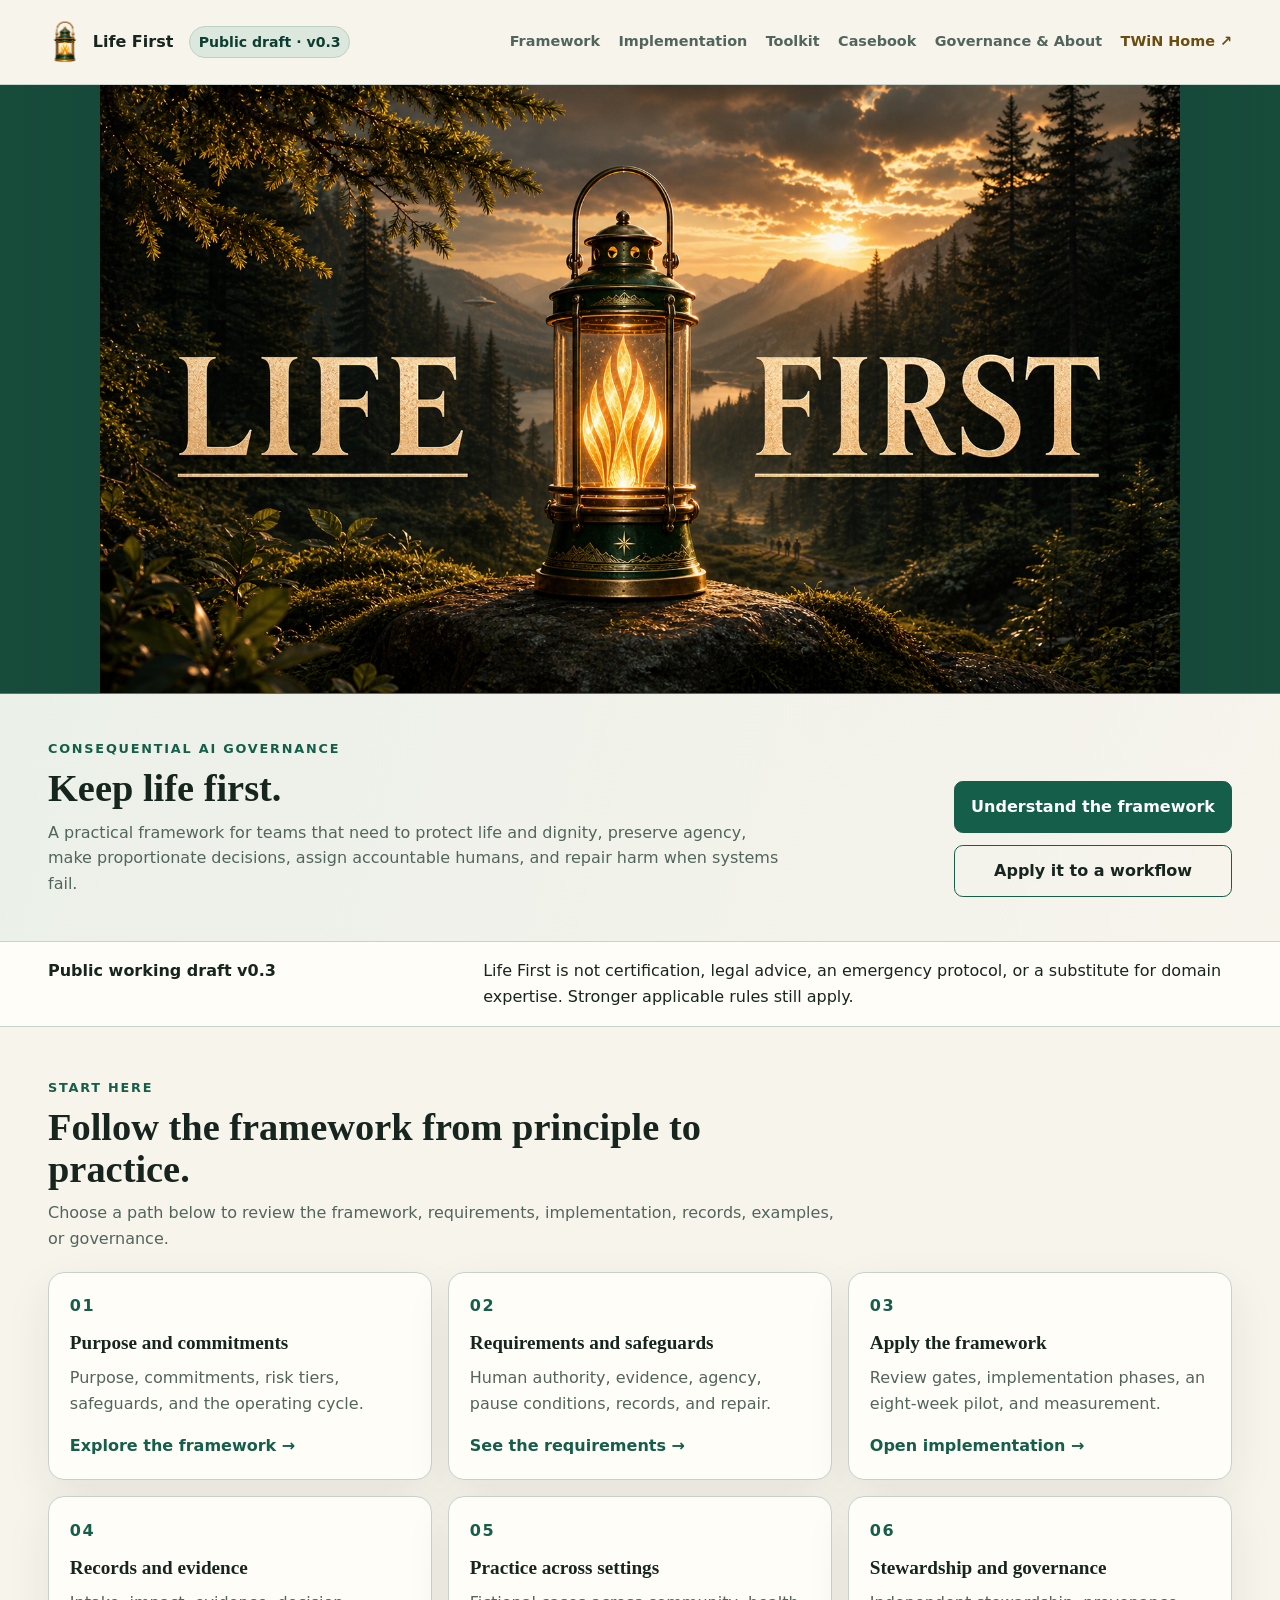
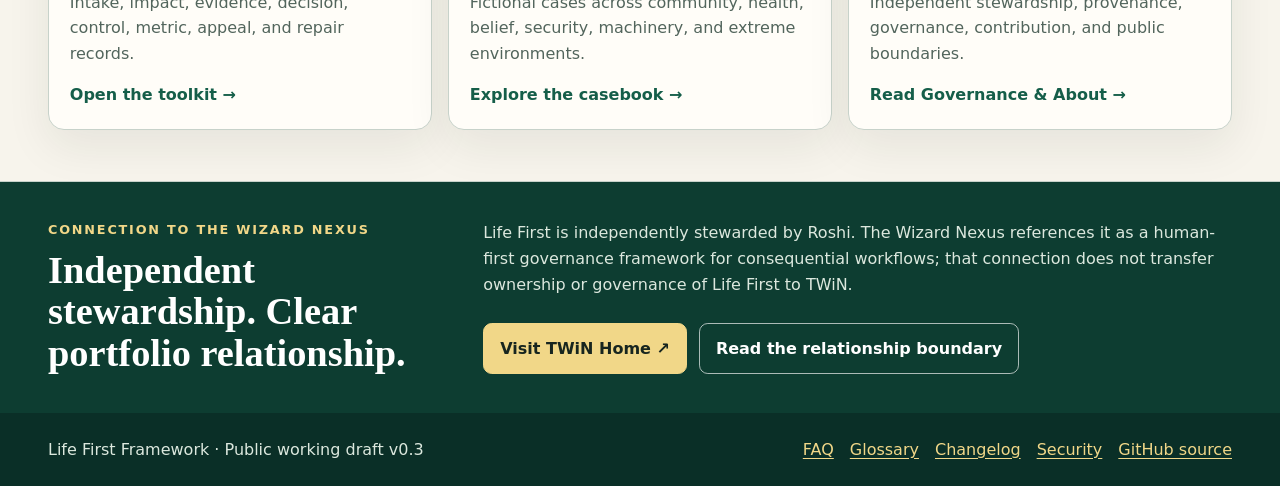
<file: index.html>
<!DOCTYPE html>
<html lang="en">
  <head>
    <meta charset="utf-8">
    <meta name="viewport" content="width=device-width, initial-scale=1">
    <meta name="description" content="Life First Framework v0.3: practical governance for consequential AI work centered on life, dignity, agency, and accountable human judgment.">
    <meta name="theme-color" content="#155e49">
    <link rel="icon" type="image/png" href="assets/life-first-lantern-mark.png?v=3">
    <link rel="apple-touch-icon" href="assets/life-first-lantern-mark.png?v=3">
    <link rel="canonical" href="https://riaevangelist.github.io/life-first-framework/">
    <meta property="og:type" content="website">
    <meta property="og:title" content="Life First Framework">
    <meta property="og:description" content="A practical framework for consequential AI work centered on life, dignity, agency, and accountable stewardship.">
    <meta property="og:url" content="https://riaevangelist.github.io/life-first-framework/">
    <meta property="og:image" content="https://riaevangelist.github.io/life-first-framework/assets/life-first-lantern-banner.png?v=14">
    <meta property="og:image:alt" content="Life First lantern illuminating a mountain forest, with distant people and a subtle UFO near the trees.">
    <meta property="og:image:width" content="1672">
    <meta property="og:image:height" content="941">
    <meta name="twitter:card" content="summary_large_image">
    <meta name="twitter:title" content="Life First Framework">
    <meta name="twitter:description" content="A practical framework for consequential AI work centered on life, dignity, agency, and accountable stewardship.">
    <meta name="twitter:image" content="https://riaevangelist.github.io/life-first-framework/assets/life-first-lantern-banner.png?v=14">
    <meta name="twitter:image:alt" content="Life First lantern illuminating a mountain forest, with distant people and a subtle UFO near the trees.">
    <title>Life First Framework</title>
    <link rel="stylesheet" href="site.css?v=14">
  </head>
  <body>
    <a class="skip-link" href="#main">Skip to main content</a>
    <header class="masthead" id="top">
      <div class="wrap masthead-inner">
        <a class="brand" href="index.html" aria-label="Life First Framework home"><img class="brand-mark" src="assets/life-first-lantern-mark.png?v=3" alt=""><span>Life First</span></a>
        <span class="version">Public draft &middot; v0.3</span>
        <button class="menu-toggle" type="button" aria-expanded="false" aria-controls="primary-nav">Menu</button>
        <nav class="primary-nav" id="primary-nav" aria-label="Primary navigation">
          <a href="framework.html">Framework</a>
          <a href="implementation.html">Implementation</a>
          <a href="toolkit.html">Toolkit</a>
          <a href="casebook.html">Casebook</a>
          <a href="governance.html">Governance &amp; About</a>
          <a class="twin-link" href="https://thewizardnexus.github.io/TheWizardNexus.com/">TWiN Home &nearr;</a>
        </nav>
      </div>
    </header>

    <main id="main">
      <section class="home-identity" aria-label="Life First identity">
        <div class="home-identity-art">
          <img src="assets/life-first-lantern-banner.png?v=14" alt="Life First, represented by a brass and forest-green lantern illuminating a path through a mountain forest, with distant anonymous silhouettes and a subtle UFO near the trees.">
        </div>
      </section>

      <section class="hero home-hero">
        <div class="wrap home-hero-grid">
          <div>
            <p class="eyebrow">Consequential AI governance</p>
            <h1>Keep life first.</h1>
            <p class="lede">A practical framework for teams that need to protect life and dignity, preserve agency, make proportionate decisions, assign accountable humans, and repair harm when systems fail.</p>
          </div>
          <div class="actions">
            <a class="button primary" href="framework.html">Understand the framework</a>
            <a class="button secondary" href="implementation.html">Apply it to a workflow</a>
          </div>
        </div>
      </section>

      <div class="status-strip">
        <div class="wrap status-grid">
          <p><strong>Public working draft v0.3</strong></p>
          <p>Life First is not certification, legal advice, an emergency protocol, or a substitute for domain expertise. Stronger applicable rules still apply.</p>
        </div>
      </div>

      <section class="section" aria-labelledby="journey-title">
        <div class="wrap">
          <div class="section-head">
            <p class="eyebrow">Start here</p>
            <h2 id="journey-title">Follow the framework from principle to practice.</h2>
            <p>Choose a path below to review the framework, requirements, implementation, records, examples, or governance.</p>
          </div>
          <div class="grid journey">
            <a class="card card-link" href="framework.html"><h3>Purpose and commitments</h3><p>Purpose, commitments, risk tiers, safeguards, and the operating cycle.</p><span class="link-label">Explore the framework &rarr;</span></a>
            <a class="card card-link" href="framework.html#requirements"><h3>Requirements and safeguards</h3><p>Human authority, evidence, agency, pause conditions, records, and repair.</p><span class="link-label">See the requirements &rarr;</span></a>
            <a class="card card-link" href="implementation.html"><h3>Apply the framework</h3><p>Review gates, implementation phases, an eight-week pilot, and measurement.</p><span class="link-label">Open implementation &rarr;</span></a>
            <a class="card card-link" href="toolkit.html"><h3>Records and evidence</h3><p>Intake, impact, evidence, decision, control, metric, appeal, and repair records.</p><span class="link-label">Open the toolkit &rarr;</span></a>
            <a class="card card-link" href="casebook.html"><h3>Practice across settings</h3><p>Fictional cases across community, health, belief, security, machinery, and extreme environments.</p><span class="link-label">Explore the casebook &rarr;</span></a>
            <a class="card card-link" href="governance.html"><h3>Stewardship and governance</h3><p>Independent stewardship, provenance, governance, contribution, and public boundaries.</p><span class="link-label">Read Governance &amp; About &rarr;</span></a>
          </div>
        </div>
      </section>

      <section class="section compact deep" aria-labelledby="twin-title">
        <div class="wrap two-col">
          <div>
            <p class="eyebrow">Connection to The Wizard Nexus</p>
            <h2 id="twin-title">Independent stewardship. Clear portfolio relationship.</h2>
          </div>
          <div>
            <p>Life First is independently stewarded by Roshi. The Wizard Nexus references it as a human-first governance framework for consequential workflows; that connection does not transfer ownership or governance of Life First to TWiN.</p>
            <div class="actions">
              <a class="button primary" href="https://thewizardnexus.github.io/TheWizardNexus.com/">Visit TWiN Home &nearr;</a>
              <a class="button secondary" href="governance.html#relationship">Read the relationship boundary</a>
            </div>
          </div>
        </div>
      </section>
    </main>

    <a class="back-to-top" href="#top">Back to top &uarr;</a>
    <footer class="site-footer">
      <div class="wrap footer-grid">
        <span>Life First Framework &middot; Public working draft v0.3</span>
        <nav class="footer-links" aria-label="Secondary navigation">
          <a href="https://github.com/RIAEvangelist/life-first-framework/blob/main/docs/FAQ.md">FAQ</a>
          <a href="https://github.com/RIAEvangelist/life-first-framework/blob/main/docs/GLOSSARY.md">Glossary</a>
          <a href="https://github.com/RIAEvangelist/life-first-framework/blob/main/CHANGELOG.md">Changelog</a>
          <a href="https://github.com/RIAEvangelist/life-first-framework/blob/main/SECURITY.md">Security</a>
          <a href="https://github.com/RIAEvangelist/life-first-framework">GitHub source</a>
        </nav>
      </div>
    </footer>
    <script src="site.js?v=1" defer></script>
  </body>
</html>
</file>
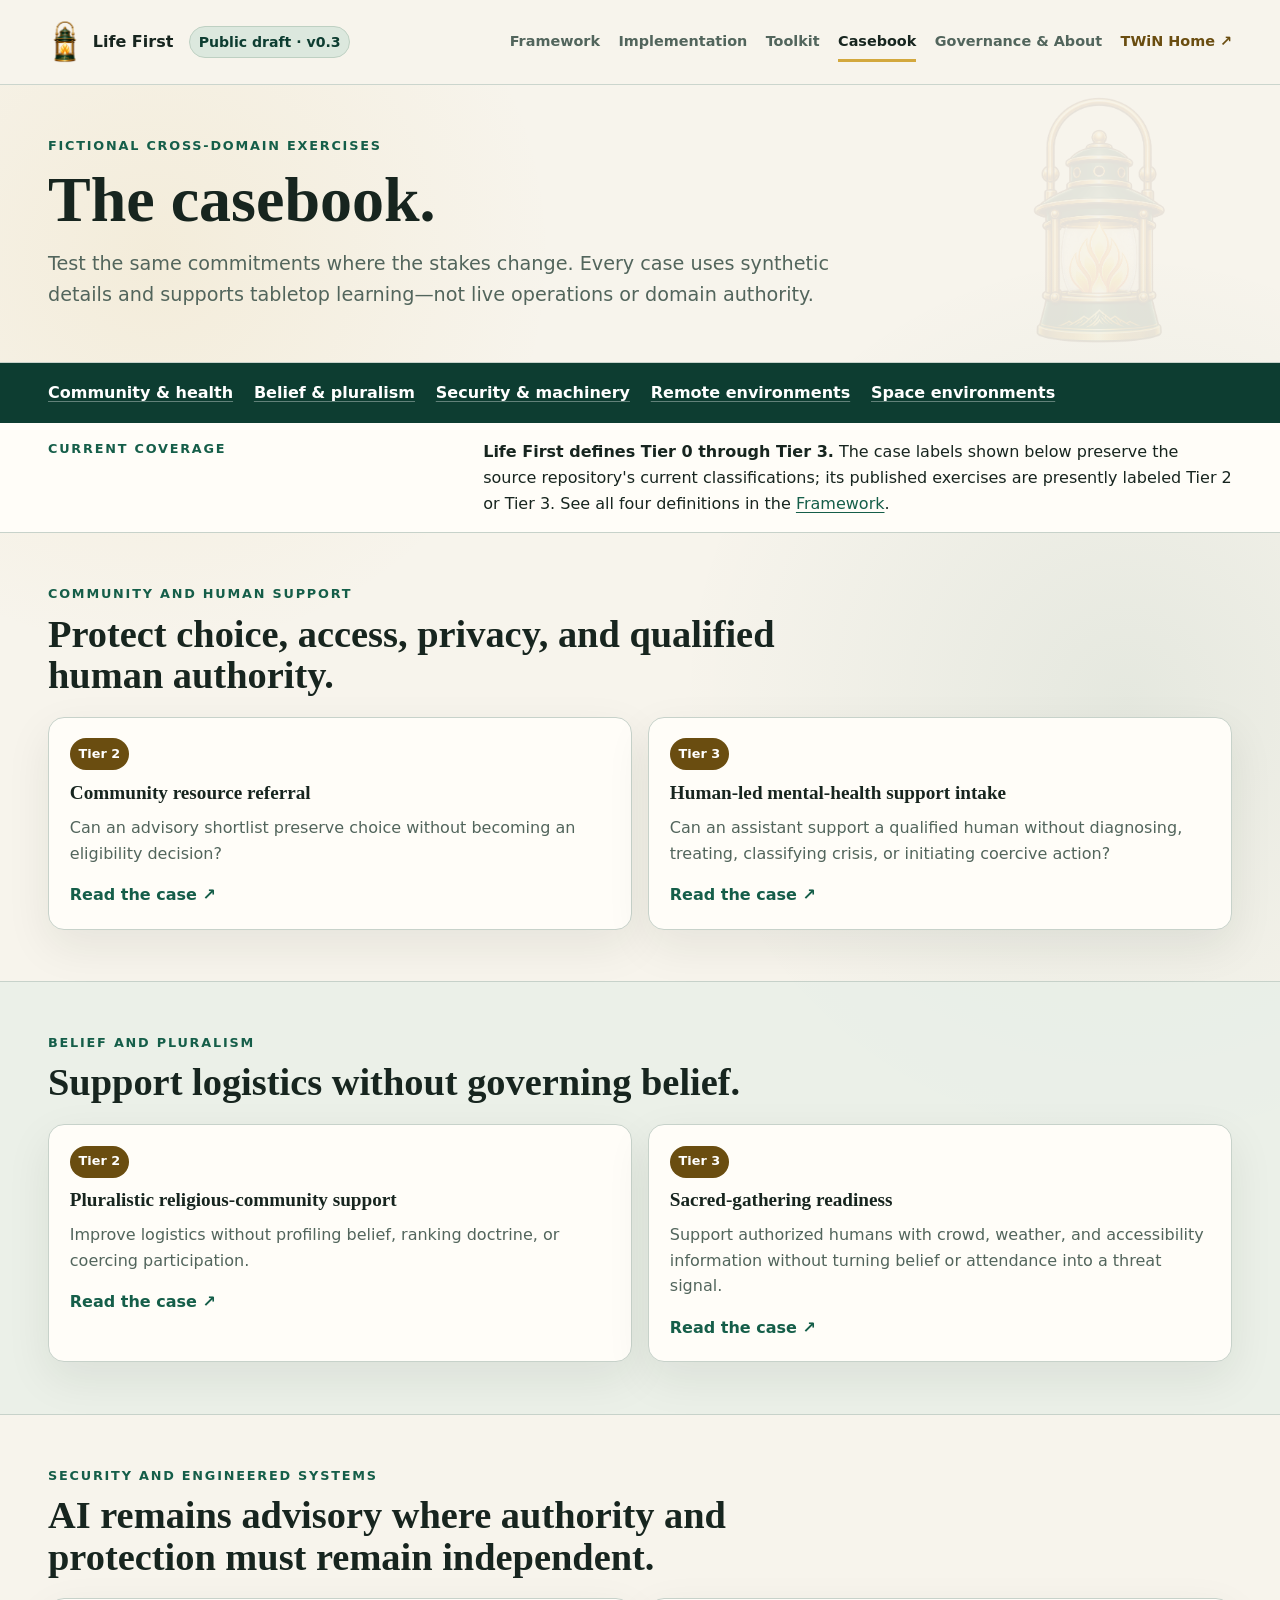
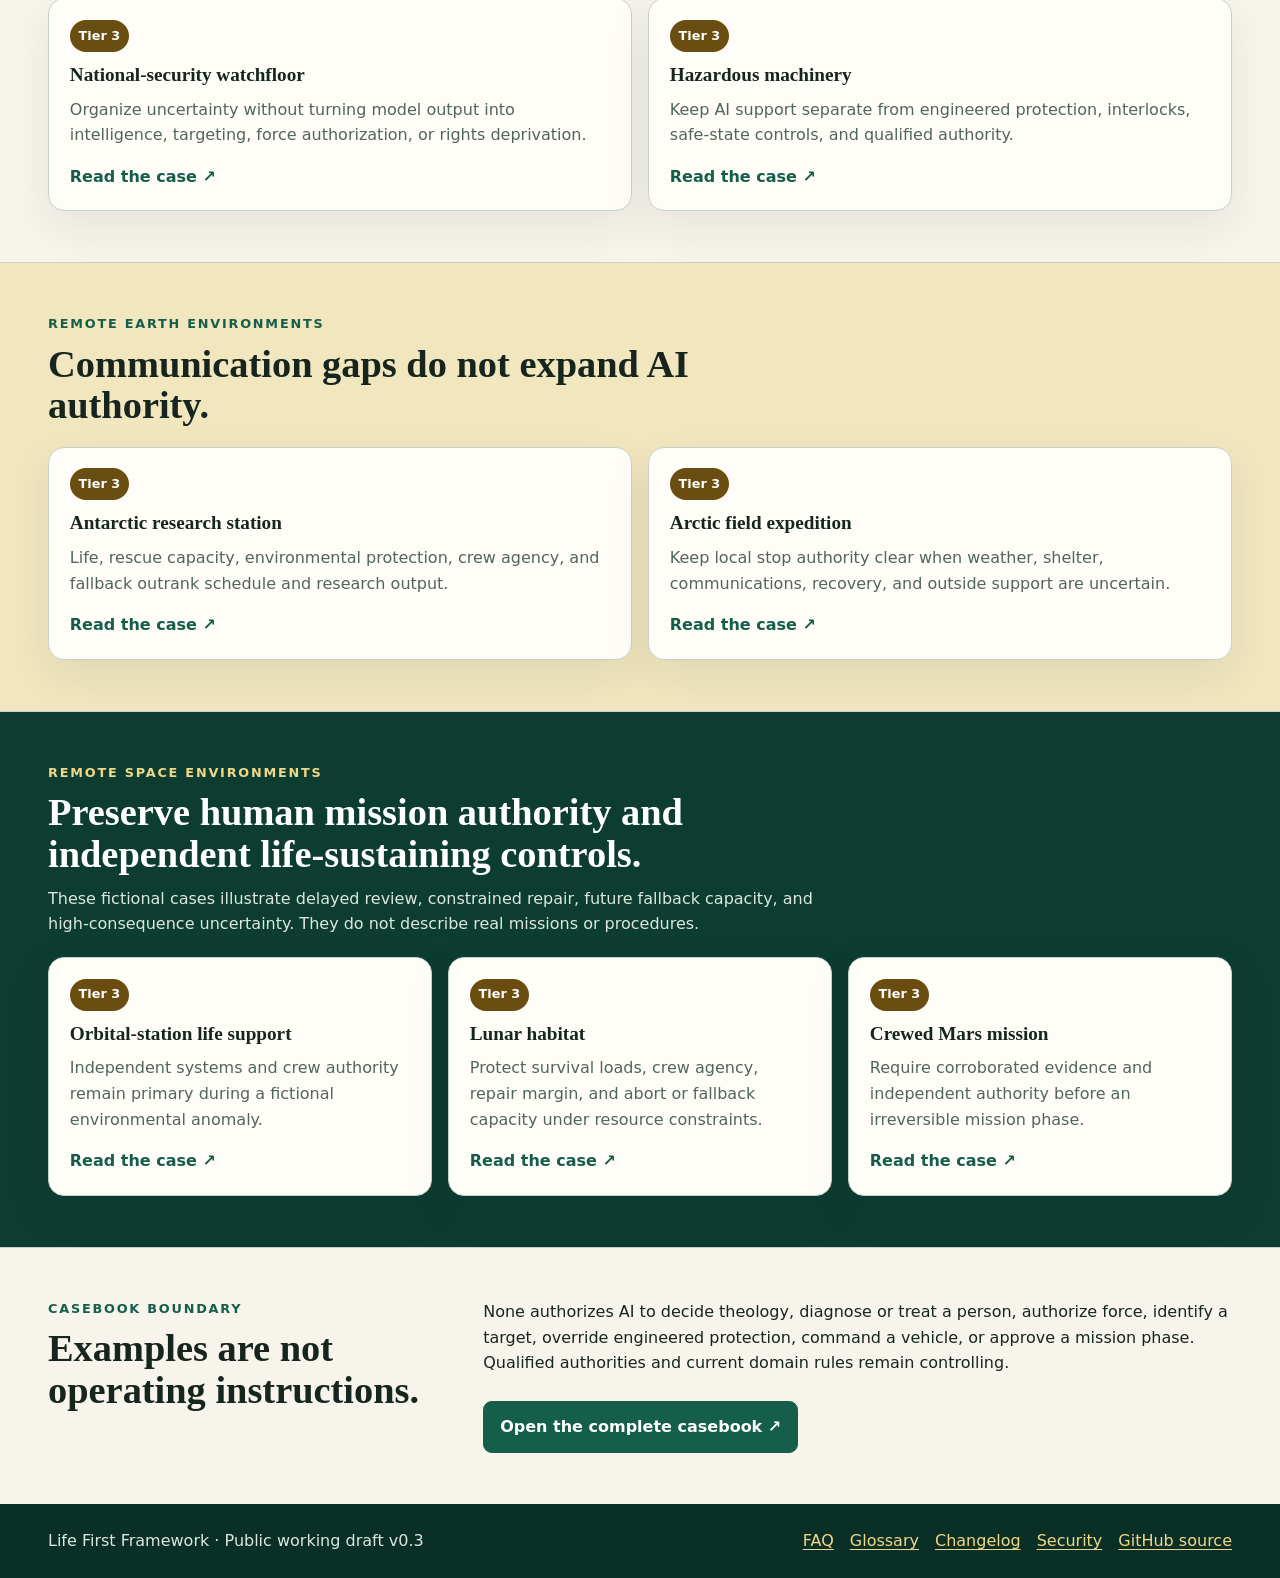
<file: casebook.html>
<!DOCTYPE html>
<html lang="en">
  <head>
    <meta charset="utf-8">
    <meta name="viewport" content="width=device-width, initial-scale=1">
    <meta name="description" content="Fictional Life First case studies across community services, health, belief, security, machinery, remote operations, and space.">
    <meta name="theme-color" content="#155e49">
    <link rel="icon" type="image/png" href="assets/life-first-lantern-mark.png?v=3">
    <link rel="apple-touch-icon" href="assets/life-first-lantern-mark.png?v=3">
    <link rel="canonical" href="https://riaevangelist.github.io/life-first-framework/casebook.html">
    <meta property="og:type" content="website">
    <meta property="og:title" content="Casebook | Life First">
    <meta property="og:description" content="Fictional Life First case studies across community services, health, belief, security, machinery, remote operations, and space.">
    <meta property="og:url" content="https://riaevangelist.github.io/life-first-framework/casebook.html">
    <meta property="og:image" content="https://riaevangelist.github.io/life-first-framework/assets/life-first-lantern-banner.png?v=14">
    <meta property="og:image:alt" content="Life First lantern illuminating a mountain forest, with distant people and a subtle UFO near the trees.">
    <meta property="og:image:width" content="1672">
    <meta property="og:image:height" content="941">
    <meta name="twitter:card" content="summary_large_image">
    <meta name="twitter:title" content="Casebook | Life First">
    <meta name="twitter:description" content="Fictional Life First case studies across community services, health, belief, security, machinery, remote operations, and space.">
    <meta name="twitter:image" content="https://riaevangelist.github.io/life-first-framework/assets/life-first-lantern-banner.png?v=14">
    <meta name="twitter:image:alt" content="Life First lantern illuminating a mountain forest, with distant people and a subtle UFO near the trees.">
    <title>Casebook | Life First</title>
    <link rel="stylesheet" href="site.css?v=14">
  </head>
  <body>
    <a class="skip-link" href="#main">Skip to main content</a>
    <header class="masthead" id="top"><div class="wrap masthead-inner"><a class="brand" href="index.html" aria-label="Life First Framework home"><span class="brand-mark" aria-hidden="true"></span><span>Life First</span></a><span class="version">Public draft &middot; v0.3</span><button class="menu-toggle" type="button" aria-expanded="false" aria-controls="primary-nav">Menu</button><nav class="primary-nav" id="primary-nav" aria-label="Primary navigation"><a href="framework.html">Framework</a><a href="implementation.html">Implementation</a><a href="toolkit.html">Toolkit</a><a href="casebook.html" aria-current="page">Casebook</a><a href="governance.html">Governance &amp; About</a><a class="twin-link" href="https://thewizardnexus.github.io/TheWizardNexus.com/">TWiN Home &nearr;</a></nav></div></header>
    <main id="main">
      <section class="hero hero-compact"><div class="wrap"><p class="eyebrow">Fictional cross-domain exercises</p><h1>The casebook.</h1><p class="lede">Test the same commitments where the stakes change. Every case uses synthetic details and supports tabletop learning—not live operations or domain authority.</p></div></section>
      <div class="page-directory"><nav class="wrap" aria-label="Casebook domains"><a href="#community">Community &amp; health</a><a href="#belief">Belief &amp; pluralism</a><a href="#systems">Security &amp; machinery</a><a href="#remote">Remote environments</a><a href="#space">Space environments</a></nav></div>
      <section class="status-strip" aria-label="Current casebook coverage"><div class="wrap status-grid"><p class="eyebrow">Current coverage</p><p><strong>Life First defines Tier 0 through Tier 3.</strong> The case labels shown below preserve the source repository's current classifications; its published exercises are presently labeled Tier 2 or Tier 3. See all four definitions in the <a href="framework.html#risk">Framework</a>.</p></div></section>

      <section class="section" id="community"><div class="wrap"><div class="section-head"><p class="eyebrow">Community and human support</p><h2>Protect choice, access, privacy, and qualified human authority.</h2></div><div class="grid two">
        <a class="case-card card-link" href="https://github.com/RIAEvangelist/life-first-framework/tree/main/examples/community-resource-referral"><span class="case-tag">Tier 2</span><h3>Community resource referral</h3><p>Can an advisory shortlist preserve choice without becoming an eligibility decision?</p><span class="link-label">Read the case &nearr;</span></a>
        <a class="case-card card-link" href="https://github.com/RIAEvangelist/life-first-framework/tree/main/examples/mental-health-crisis-support"><span class="case-tag">Tier 3</span><h3>Human-led mental-health support intake</h3><p>Can an assistant support a qualified human without diagnosing, treating, classifying crisis, or initiating coercive action?</p><span class="link-label">Read the case &nearr;</span></a>
      </div></div></section>

      <section class="section tint" id="belief"><div class="wrap"><div class="section-head"><p class="eyebrow">Belief and pluralism</p><h2>Support logistics without governing belief.</h2></div><div class="grid two">
        <a class="case-card card-link" href="https://github.com/RIAEvangelist/life-first-framework/tree/main/examples/religious-community-support"><span class="case-tag">Tier 2</span><h3>Pluralistic religious-community support</h3><p>Improve logistics without profiling belief, ranking doctrine, or coercing participation.</p><span class="link-label">Read the case &nearr;</span></a>
        <a class="case-card card-link" href="https://github.com/RIAEvangelist/life-first-framework/tree/main/examples/sacred-gathering-safety"><span class="case-tag">Tier 3</span><h3>Sacred-gathering readiness</h3><p>Support authorized humans with crowd, weather, and accessibility information without turning belief or attendance into a threat signal.</p><span class="link-label">Read the case &nearr;</span></a>
      </div></div></section>

      <section class="section" id="systems"><div class="wrap"><div class="section-head"><p class="eyebrow">Security and engineered systems</p><h2>AI remains advisory where authority and protection must remain independent.</h2></div><div class="grid two">
        <a class="case-card card-link" href="https://github.com/RIAEvangelist/life-first-framework/tree/main/examples/national-security-watchfloor"><span class="case-tag">Tier 3</span><h3>National-security watchfloor</h3><p>Organize uncertainty without turning model output into intelligence, targeting, force authorization, or rights deprivation.</p><span class="link-label">Read the case &nearr;</span></a>
        <a class="case-card card-link" href="https://github.com/RIAEvangelist/life-first-framework/tree/main/examples/hazardous-machinery"><span class="case-tag">Tier 3</span><h3>Hazardous machinery</h3><p>Keep AI support separate from engineered protection, interlocks, safe-state controls, and qualified authority.</p><span class="link-label">Read the case &nearr;</span></a>
      </div></div></section>

      <section class="section amber" id="remote"><div class="wrap"><div class="section-head"><p class="eyebrow">Remote Earth environments</p><h2>Communication gaps do not expand AI authority.</h2></div><div class="grid two">
        <a class="case-card card-link" href="https://github.com/RIAEvangelist/life-first-framework/tree/main/examples/antarctic-research-station"><span class="case-tag">Tier 3</span><h3>Antarctic research station</h3><p>Life, rescue capacity, environmental protection, crew agency, and fallback outrank schedule and research output.</p><span class="link-label">Read the case &nearr;</span></a>
        <a class="case-card card-link" href="https://github.com/RIAEvangelist/life-first-framework/tree/main/examples/arctic-field-expedition"><span class="case-tag">Tier 3</span><h3>Arctic field expedition</h3><p>Keep local stop authority clear when weather, shelter, communications, recovery, and outside support are uncertain.</p><span class="link-label">Read the case &nearr;</span></a>
      </div></div></section>

      <section class="section deep" id="space"><div class="wrap"><div class="section-head"><p class="eyebrow">Remote space environments</p><h2>Preserve human mission authority and independent life-sustaining controls.</h2><p>These fictional cases illustrate delayed review, constrained repair, future fallback capacity, and high-consequence uncertainty. They do not describe real missions or procedures.</p></div><div class="grid">
        <a class="case-card card-link" href="https://github.com/RIAEvangelist/life-first-framework/tree/main/examples/space-station-life-support"><span class="case-tag">Tier 3</span><h3>Orbital-station life support</h3><p>Independent systems and crew authority remain primary during a fictional environmental anomaly.</p><span class="link-label">Read the case &nearr;</span></a>
        <a class="case-card card-link" href="https://github.com/RIAEvangelist/life-first-framework/tree/main/examples/lunar-habitat"><span class="case-tag">Tier 3</span><h3>Lunar habitat</h3><p>Protect survival loads, crew agency, repair margin, and abort or fallback capacity under resource constraints.</p><span class="link-label">Read the case &nearr;</span></a>
        <a class="case-card card-link" href="https://github.com/RIAEvangelist/life-first-framework/tree/main/examples/mars-mission"><span class="case-tag">Tier 3</span><h3>Crewed Mars mission</h3><p>Require corroborated evidence and independent authority before an irreversible mission phase.</p><span class="link-label">Read the case &nearr;</span></a>
      </div></div></section>

      <section class="section"><div class="wrap two-col"><div><p class="eyebrow">Casebook boundary</p><h2>Examples are not operating instructions.</h2></div><div><p>None authorizes AI to decide theology, diagnose or treat a person, authorize force, identify a target, override engineered protection, command a vehicle, or approve a mission phase. Qualified authorities and current domain rules remain controlling.</p><div class="actions"><a class="button primary" href="https://github.com/RIAEvangelist/life-first-framework/tree/main/examples">Open the complete casebook &nearr;</a></div></div></div></section>
    </main>
    <a class="back-to-top" href="#top">Back to top &uarr;</a>
    <footer class="site-footer"><div class="wrap footer-grid"><span>Life First Framework &middot; Public working draft v0.3</span><nav class="footer-links" aria-label="Secondary navigation"><a href="https://github.com/RIAEvangelist/life-first-framework/blob/main/docs/FAQ.md">FAQ</a><a href="https://github.com/RIAEvangelist/life-first-framework/blob/main/docs/GLOSSARY.md">Glossary</a><a href="https://github.com/RIAEvangelist/life-first-framework/blob/main/CHANGELOG.md">Changelog</a><a href="https://github.com/RIAEvangelist/life-first-framework/blob/main/SECURITY.md">Security</a><a href="https://github.com/RIAEvangelist/life-first-framework">GitHub source</a></nav></div></footer>
    <script src="site.js?v=1" defer></script>
  </body>
</html>
</file>
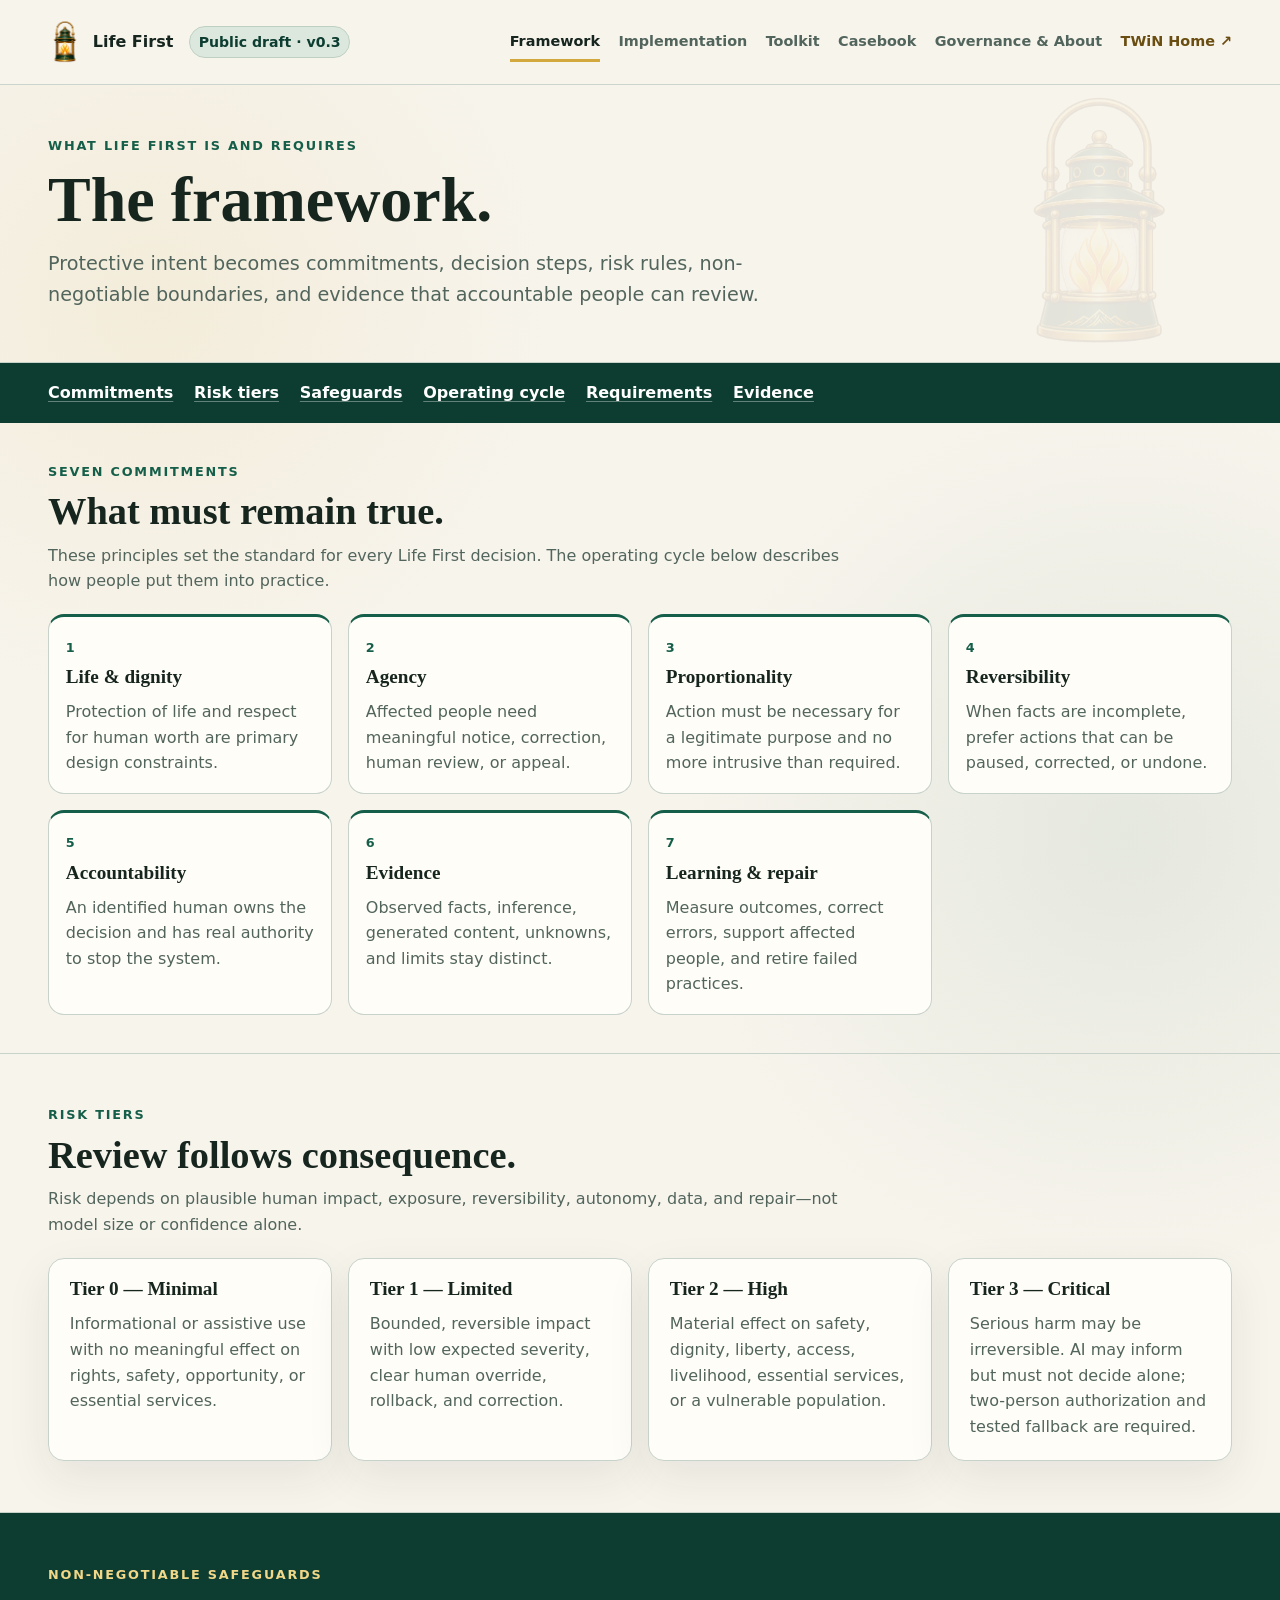
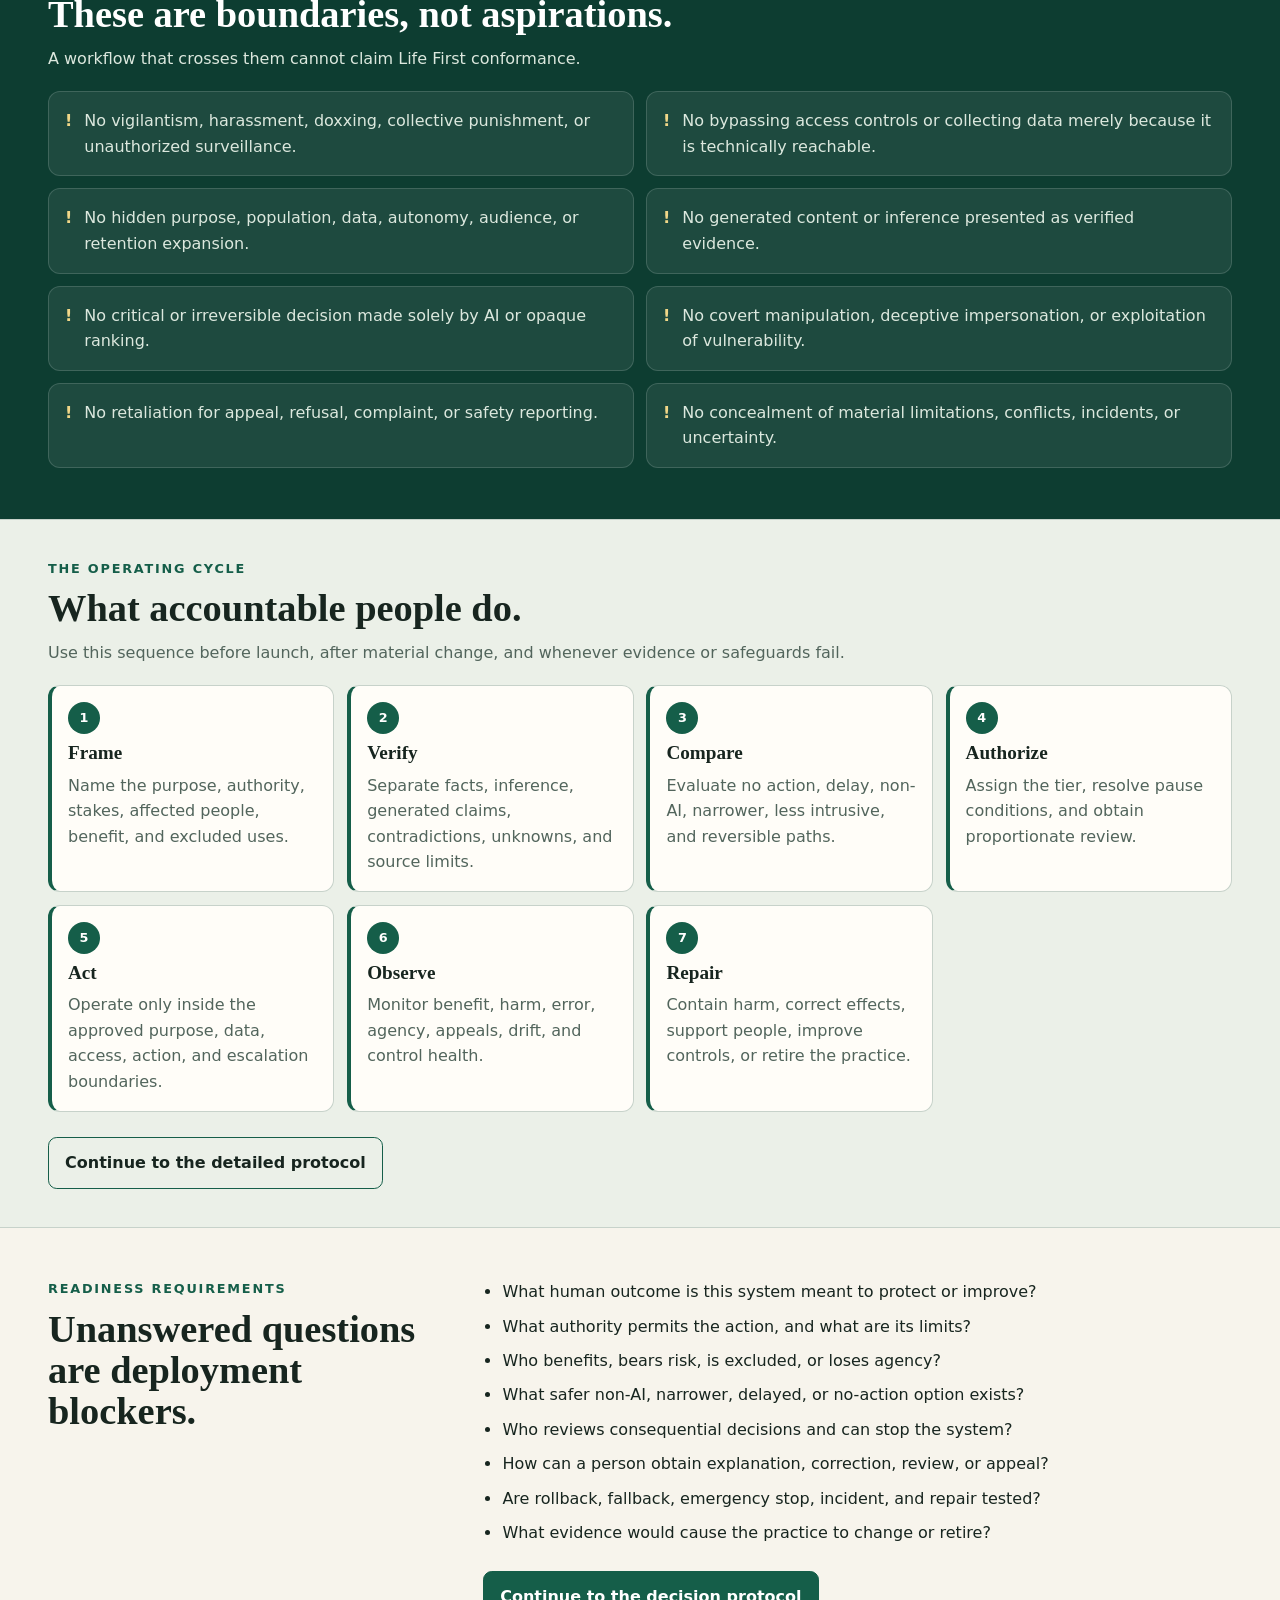
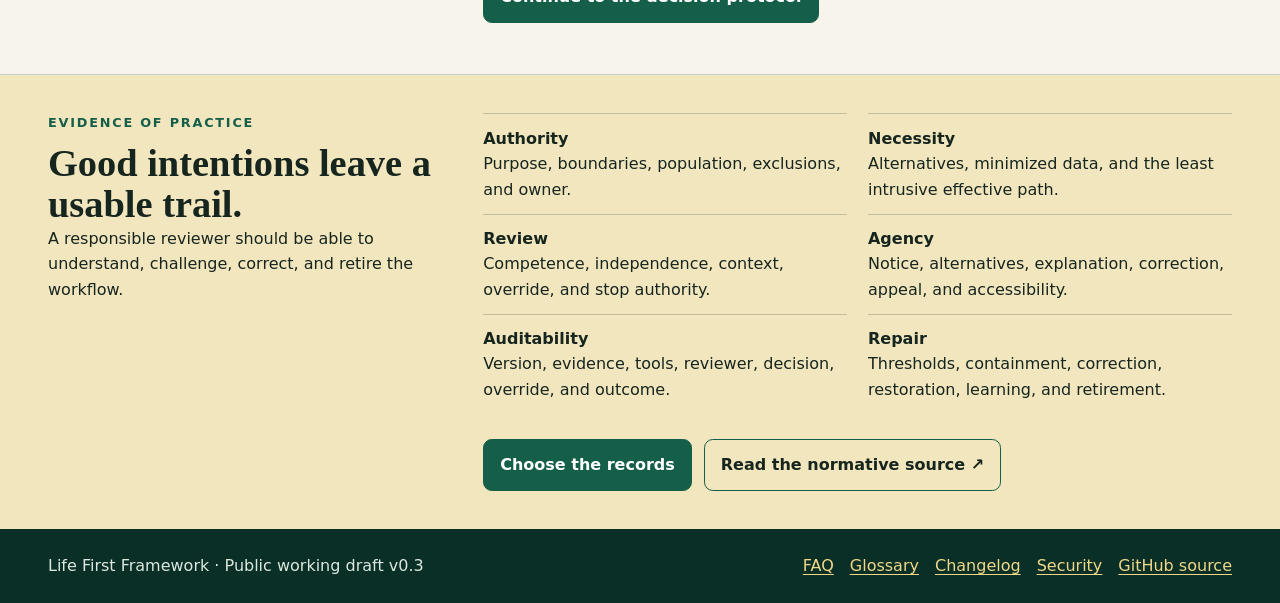
<file: framework.html>
<!DOCTYPE html>
<html lang="en">
  <head>
    <meta charset="utf-8">
    <meta name="viewport" content="width=device-width, initial-scale=1">
    <meta name="description" content="The commitments, operating cycle, risk tiers, safeguards, and readiness requirements of Life First Framework v0.3.">
    <meta name="theme-color" content="#155e49">
    <link rel="icon" type="image/png" href="assets/life-first-lantern-mark.png?v=3">
    <link rel="apple-touch-icon" href="assets/life-first-lantern-mark.png?v=3">
    <link rel="canonical" href="https://riaevangelist.github.io/life-first-framework/framework.html">
    <meta property="og:type" content="website">
    <meta property="og:title" content="Framework | Life First">
    <meta property="og:description" content="The commitments, operating cycle, risk tiers, safeguards, and readiness requirements of Life First Framework v0.3.">
    <meta property="og:url" content="https://riaevangelist.github.io/life-first-framework/framework.html">
    <meta property="og:image" content="https://riaevangelist.github.io/life-first-framework/assets/life-first-lantern-banner.png?v=14">
    <meta property="og:image:alt" content="Life First lantern illuminating a mountain forest, with distant people and a subtle UFO near the trees.">
    <meta property="og:image:width" content="1672">
    <meta property="og:image:height" content="941">
    <meta name="twitter:card" content="summary_large_image">
    <meta name="twitter:title" content="Framework | Life First">
    <meta name="twitter:description" content="The commitments, operating cycle, risk tiers, safeguards, and readiness requirements of Life First Framework v0.3.">
    <meta name="twitter:image" content="https://riaevangelist.github.io/life-first-framework/assets/life-first-lantern-banner.png?v=14">
    <meta name="twitter:image:alt" content="Life First lantern illuminating a mountain forest, with distant people and a subtle UFO near the trees.">
    <title>Framework | Life First</title>
    <link rel="stylesheet" href="site.css?v=14">
  </head>
  <body>
    <a class="skip-link" href="#main">Skip to main content</a>
    <header class="masthead" id="top"><div class="wrap masthead-inner"><a class="brand" href="index.html" aria-label="Life First Framework home"><span class="brand-mark" aria-hidden="true"></span><span>Life First</span></a><span class="version">Public draft &middot; v0.3</span><button class="menu-toggle" type="button" aria-expanded="false" aria-controls="primary-nav">Menu</button><nav class="primary-nav" id="primary-nav" aria-label="Primary navigation"><a href="framework.html" aria-current="page">Framework</a><a href="implementation.html">Implementation</a><a href="toolkit.html">Toolkit</a><a href="casebook.html">Casebook</a><a href="governance.html">Governance &amp; About</a><a class="twin-link" href="https://thewizardnexus.github.io/TheWizardNexus.com/">TWiN Home &nearr;</a></nav></div></header>

    <main id="main">
      <section class="hero hero-compact"><div class="wrap"><p class="eyebrow">What Life First is and requires</p><h1>The framework.</h1><p class="lede">Protective intent becomes commitments, decision steps, risk rules, non-negotiable boundaries, and evidence that accountable people can review.</p></div></section>
      <div class="page-directory"><nav class="wrap" aria-label="Framework sections"><a href="#commitments">Commitments</a><a href="#risk">Risk tiers</a><a href="#safeguards">Safeguards</a><a href="#cycle">Operating cycle</a><a href="#requirements">Requirements</a><a href="#evidence">Evidence</a></nav></div>

      <section class="section compact" id="commitments"><div class="wrap"><div class="section-head"><p class="eyebrow">Seven commitments</p><h2>What must remain true.</h2><p>These principles set the standard for every Life First decision. The operating cycle below describes how people put them into practice.</p></div><div class="grid four commitment-grid">
        <article class="card"><span class="number">1</span><h3>Life &amp; dignity</h3><p>Protection of life and respect for human worth are primary design constraints.</p></article>
        <article class="card"><span class="number">2</span><h3>Agency</h3><p>Affected people need meaningful notice, correction, human review, or appeal.</p></article>
        <article class="card"><span class="number">3</span><h3>Proportionality</h3><p>Action must be necessary for a legitimate purpose and no more intrusive than required.</p></article>
        <article class="card"><span class="number">4</span><h3>Reversibility</h3><p>When facts are incomplete, prefer actions that can be paused, corrected, or undone.</p></article>
        <article class="card"><span class="number">5</span><h3>Accountability</h3><p>An identified human owns the decision and has real authority to stop the system.</p></article>
        <article class="card"><span class="number">6</span><h3>Evidence</h3><p>Observed facts, inference, generated content, unknowns, and limits stay distinct.</p></article>
        <article class="card"><span class="number">7</span><h3>Learning &amp; repair</h3><p>Measure outcomes, correct errors, support affected people, and retire failed practices.</p></article>
      </div></div></section>

      <section class="section" id="risk"><div class="wrap"><div class="section-head"><p class="eyebrow">Risk tiers</p><h2>Review follows consequence.</h2><p>Risk depends on plausible human impact, exposure, reversibility, autonomy, data, and repair—not model size or confidence alone.</p></div><div class="grid four">
        <article class="card"><h3>Tier 0 &mdash; Minimal</h3><p>Informational or assistive use with no meaningful effect on rights, safety, opportunity, or essential services.</p></article>
        <article class="card"><h3>Tier 1 &mdash; Limited</h3><p>Bounded, reversible impact with low expected severity, clear human override, rollback, and correction.</p></article>
        <article class="card"><h3>Tier 2 &mdash; High</h3><p>Material effect on safety, dignity, liberty, access, livelihood, essential services, or a vulnerable population.</p></article>
        <article class="card"><h3>Tier 3 &mdash; Critical</h3><p>Serious harm may be irreversible. AI may inform but must not decide alone; two-person authorization and tested fallback are required.</p></article>
      </div></div></section>

      <section class="section deep" id="safeguards"><div class="wrap"><div class="section-head"><p class="eyebrow">Non-negotiable safeguards</p><h2>These are boundaries, not aspirations.</h2><p>A workflow that crosses them cannot claim Life First conformance.</p></div><div class="guard-grid">
        <div class="guard"><span class="guard-mark">!</span><p>No vigilantism, harassment, doxxing, collective punishment, or unauthorized surveillance.</p></div>
        <div class="guard"><span class="guard-mark">!</span><p>No bypassing access controls or collecting data merely because it is technically reachable.</p></div>
        <div class="guard"><span class="guard-mark">!</span><p>No hidden purpose, population, data, autonomy, audience, or retention expansion.</p></div>
        <div class="guard"><span class="guard-mark">!</span><p>No generated content or inference presented as verified evidence.</p></div>
        <div class="guard"><span class="guard-mark">!</span><p>No critical or irreversible decision made solely by AI or opaque ranking.</p></div>
        <div class="guard"><span class="guard-mark">!</span><p>No covert manipulation, deceptive impersonation, or exploitation of vulnerability.</p></div>
        <div class="guard"><span class="guard-mark">!</span><p>No retaliation for appeal, refusal, complaint, or safety reporting.</p></div>
        <div class="guard"><span class="guard-mark">!</span><p>No concealment of material limitations, conflicts, incidents, or uncertainty.</p></div>
      </div></div></section>

      <section class="section compact tint" id="cycle"><div class="wrap"><div class="section-head"><p class="eyebrow">The operating cycle</p><h2>What accountable people do.</h2><p>Use this sequence before launch, after material change, and whenever evidence or safeguards fail.</p></div><ol class="cycle-strip">
        <li><span class="step-num">1</span><h3>Frame</h3><p>Name the purpose, authority, stakes, affected people, benefit, and excluded uses.</p></li>
        <li><span class="step-num">2</span><h3>Verify</h3><p>Separate facts, inference, generated claims, contradictions, unknowns, and source limits.</p></li>
        <li><span class="step-num">3</span><h3>Compare</h3><p>Evaluate no action, delay, non-AI, narrower, less intrusive, and reversible paths.</p></li>
        <li><span class="step-num">4</span><h3>Authorize</h3><p>Assign the tier, resolve pause conditions, and obtain proportionate review.</p></li>
        <li><span class="step-num">5</span><h3>Act</h3><p>Operate only inside the approved purpose, data, access, action, and escalation boundaries.</p></li>
        <li><span class="step-num">6</span><h3>Observe</h3><p>Monitor benefit, harm, error, agency, appeals, drift, and control health.</p></li>
        <li><span class="step-num">7</span><h3>Repair</h3><p>Contain harm, correct effects, support people, improve controls, or retire the practice.</p></li>
      </ol><div class="actions"><a class="button secondary" href="implementation.html#protocol">Continue to the detailed protocol</a></div></div></section>

      <section class="section" id="requirements"><div class="wrap two-col"><div><p class="eyebrow">Readiness requirements</p><h2>Unanswered questions are deployment blockers.</h2></div><div><ul class="plain-list"><li>What human outcome is this system meant to protect or improve?</li><li>What authority permits the action, and what are its limits?</li><li>Who benefits, bears risk, is excluded, or loses agency?</li><li>What safer non-AI, narrower, delayed, or no-action option exists?</li><li>Who reviews consequential decisions and can stop the system?</li><li>How can a person obtain explanation, correction, review, or appeal?</li><li>Are rollback, fallback, emergency stop, incident, and repair tested?</li><li>What evidence would cause the practice to change or retire?</li></ul><div class="actions"><a class="button primary" href="implementation.html#protocol">Continue to the decision protocol</a></div></div></div></section>

      <section class="section compact amber" id="evidence"><div class="wrap two-col"><div><p class="eyebrow">Evidence of practice</p><h2>Good intentions leave a usable trail.</h2><p>A responsible reviewer should be able to understand, challenge, correct, and retire the workflow.</p></div><div><ul class="evidence-list"><li><strong>Authority</strong> Purpose, boundaries, population, exclusions, and owner.</li><li><strong>Necessity</strong> Alternatives, minimized data, and the least intrusive effective path.</li><li><strong>Review</strong> Competence, independence, context, override, and stop authority.</li><li><strong>Agency</strong> Notice, alternatives, explanation, correction, appeal, and accessibility.</li><li><strong>Auditability</strong> Version, evidence, tools, reviewer, decision, override, and outcome.</li><li><strong>Repair</strong> Thresholds, containment, correction, restoration, learning, and retirement.</li></ul><div class="actions"><a class="button primary" href="toolkit.html">Choose the records</a><a class="button secondary" href="https://github.com/RIAEvangelist/life-first-framework/blob/main/FRAMEWORK.md">Read the normative source &nearr;</a></div></div></div></section>
    </main>

    <a class="back-to-top" href="#top">Back to top &uarr;</a>
    <footer class="site-footer"><div class="wrap footer-grid"><span>Life First Framework &middot; Public working draft v0.3</span><nav class="footer-links" aria-label="Secondary navigation"><a href="https://github.com/RIAEvangelist/life-first-framework/blob/main/docs/FAQ.md">FAQ</a><a href="https://github.com/RIAEvangelist/life-first-framework/blob/main/docs/GLOSSARY.md">Glossary</a><a href="https://github.com/RIAEvangelist/life-first-framework/blob/main/CHANGELOG.md">Changelog</a><a href="https://github.com/RIAEvangelist/life-first-framework/blob/main/SECURITY.md">Security</a><a href="https://github.com/RIAEvangelist/life-first-framework">GitHub source</a></nav></div></footer>
    <script src="site.js?v=1" defer></script>
  </body>
</html>
</file>
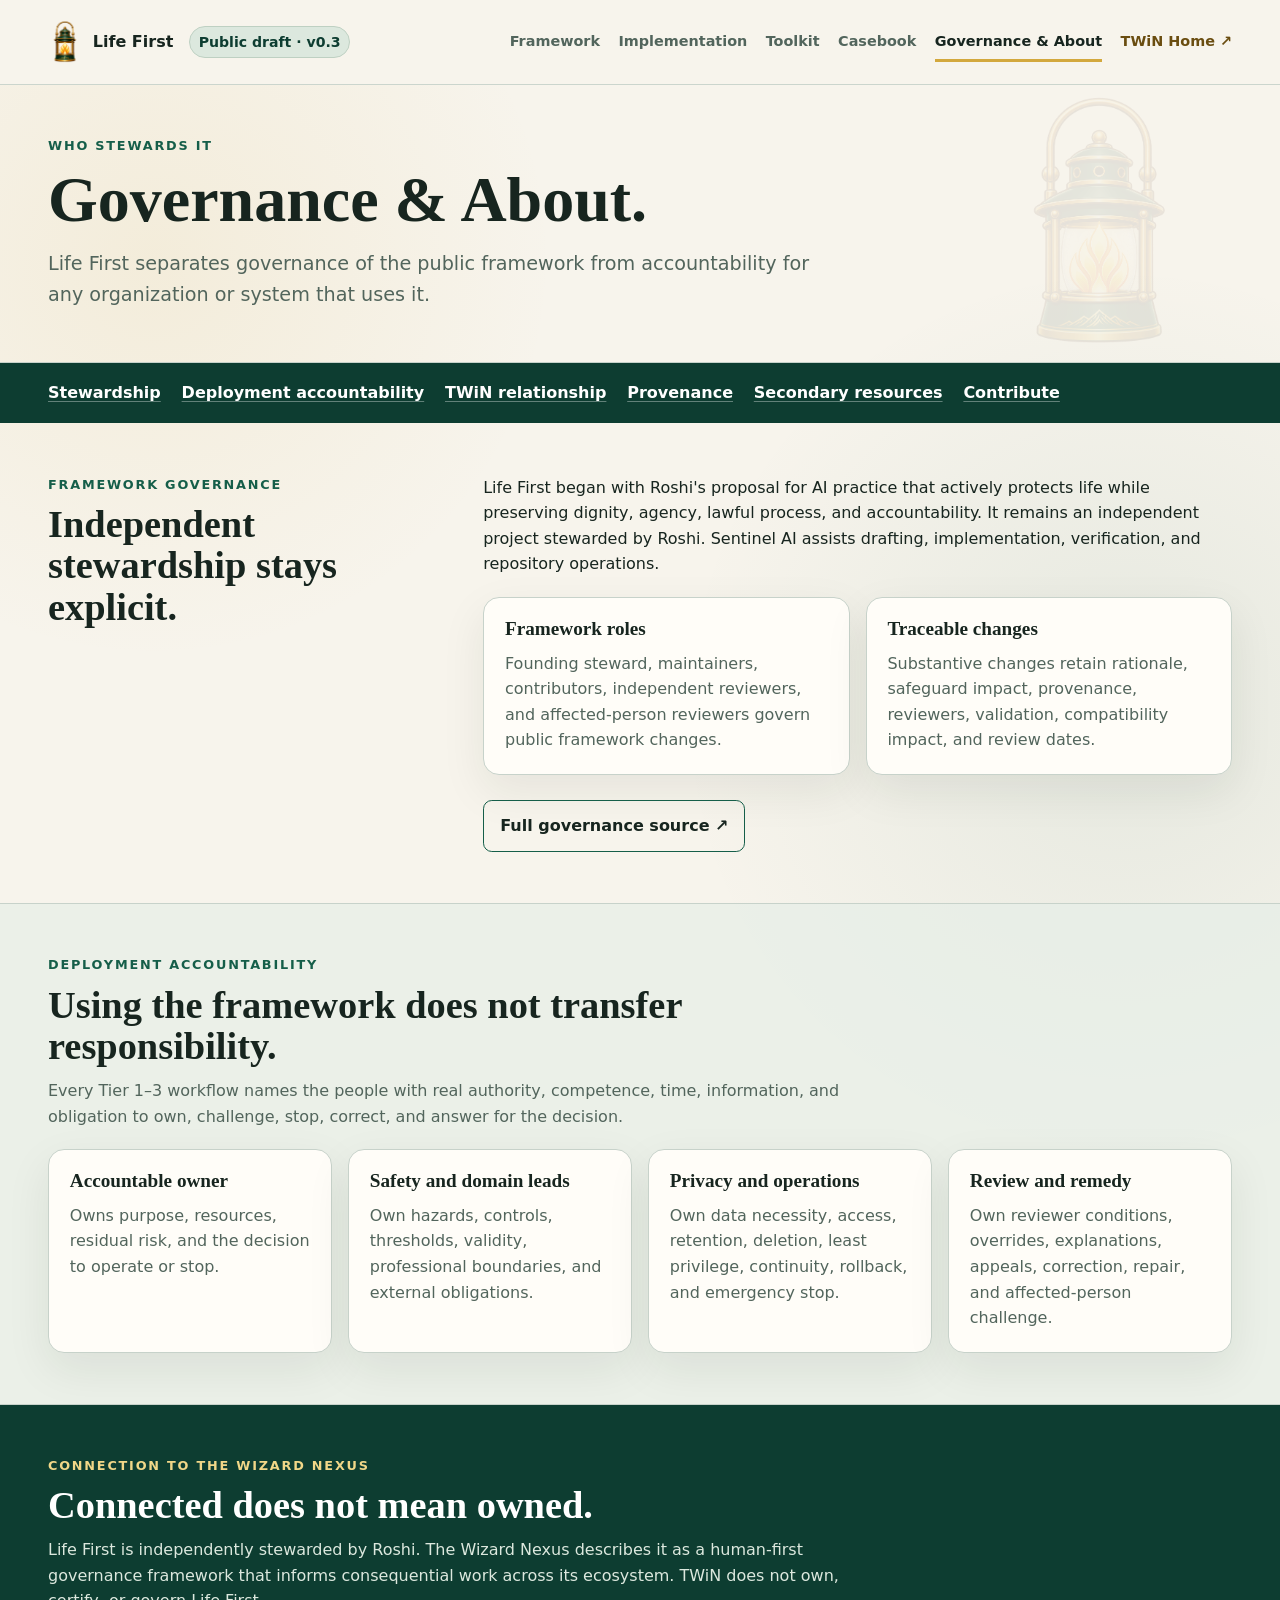
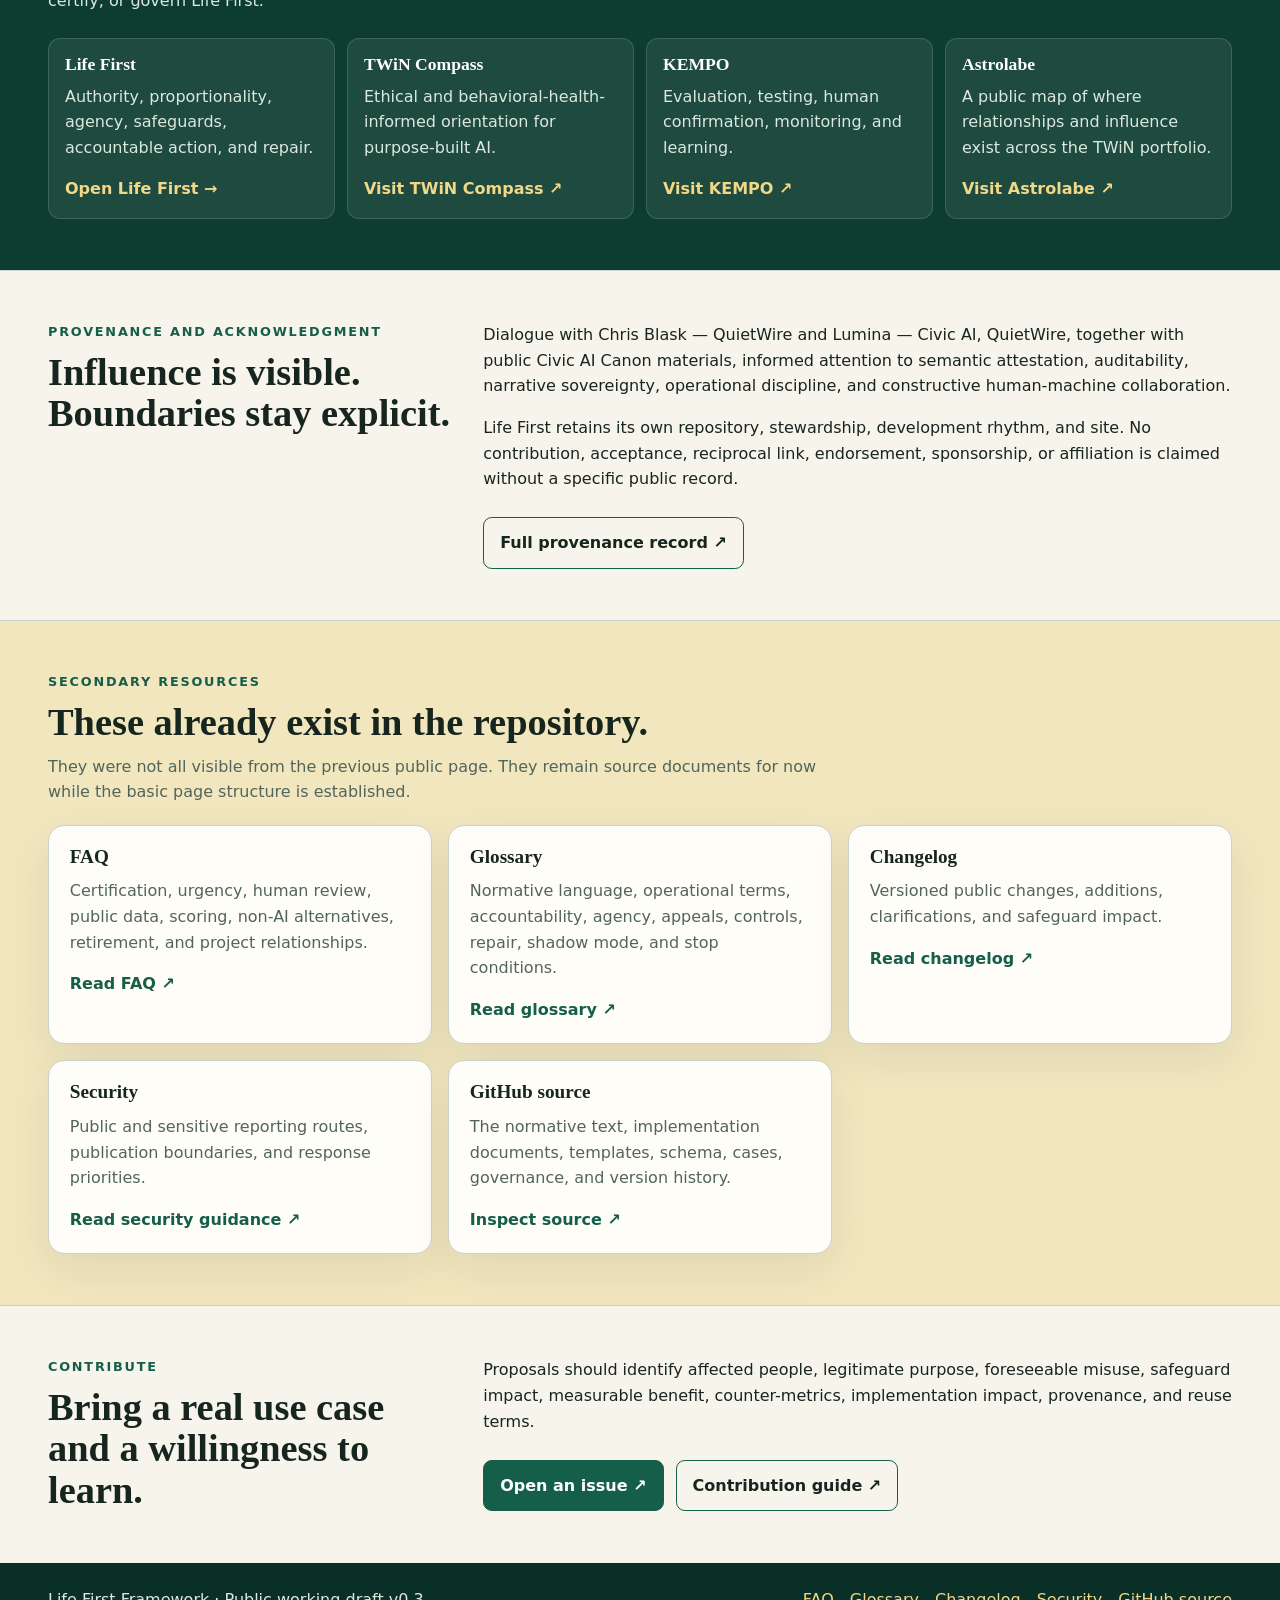
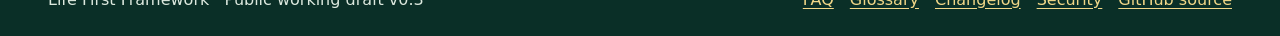
<file: governance.html>
<!DOCTYPE html>
<html lang="en">
  <head>
    <meta charset="utf-8">
    <meta name="viewport" content="width=device-width, initial-scale=1">
    <meta name="description" content="Independent stewardship, deployment accountability, provenance, contribution, and TWiN relationship boundaries for Life First Framework.">
    <meta name="theme-color" content="#155e49">
    <link rel="icon" type="image/png" href="assets/life-first-lantern-mark.png?v=3">
    <link rel="apple-touch-icon" href="assets/life-first-lantern-mark.png?v=3">
    <link rel="canonical" href="https://riaevangelist.github.io/life-first-framework/governance.html">
    <meta property="og:type" content="website">
    <meta property="og:title" content="Governance &amp; About | Life First">
    <meta property="og:description" content="Independent stewardship, deployment accountability, provenance, contribution, and TWiN relationship boundaries for Life First Framework.">
    <meta property="og:url" content="https://riaevangelist.github.io/life-first-framework/governance.html">
    <meta property="og:image" content="https://riaevangelist.github.io/life-first-framework/assets/life-first-lantern-banner.png?v=14">
    <meta property="og:image:alt" content="Life First lantern illuminating a mountain forest, with distant people and a subtle UFO near the trees.">
    <meta property="og:image:width" content="1672">
    <meta property="og:image:height" content="941">
    <meta name="twitter:card" content="summary_large_image">
    <meta name="twitter:title" content="Governance &amp; About | Life First">
    <meta name="twitter:description" content="Independent stewardship, deployment accountability, provenance, contribution, and TWiN relationship boundaries for Life First Framework.">
    <meta name="twitter:image" content="https://riaevangelist.github.io/life-first-framework/assets/life-first-lantern-banner.png?v=14">
    <meta name="twitter:image:alt" content="Life First lantern illuminating a mountain forest, with distant people and a subtle UFO near the trees.">
    <title>Governance &amp; About | Life First</title>
    <link rel="stylesheet" href="site.css?v=14">
  </head>
  <body>
    <a class="skip-link" href="#main">Skip to main content</a>
    <header class="masthead" id="top"><div class="wrap masthead-inner"><a class="brand" href="index.html" aria-label="Life First Framework home"><span class="brand-mark" aria-hidden="true"></span><span>Life First</span></a><span class="version">Public draft &middot; v0.3</span><button class="menu-toggle" type="button" aria-expanded="false" aria-controls="primary-nav">Menu</button><nav class="primary-nav" id="primary-nav" aria-label="Primary navigation"><a href="framework.html">Framework</a><a href="implementation.html">Implementation</a><a href="toolkit.html">Toolkit</a><a href="casebook.html">Casebook</a><a href="governance.html" aria-current="page">Governance &amp; About</a><a class="twin-link" href="https://thewizardnexus.github.io/TheWizardNexus.com/">TWiN Home &nearr;</a></nav></div></header>
    <main id="main">
      <section class="hero hero-compact"><div class="wrap"><p class="eyebrow">Who stewards it</p><h1>Governance &amp; About.</h1><p class="lede">Life First separates governance of the public framework from accountability for any organization or system that uses it.</p></div></section>
      <div class="page-directory"><nav class="wrap" aria-label="Governance sections"><a href="#stewardship">Stewardship</a><a href="#deployment">Deployment accountability</a><a href="#relationship">TWiN relationship</a><a href="#provenance">Provenance</a><a href="#resources">Secondary resources</a><a href="#contribute">Contribute</a></nav></div>

      <section class="section" id="stewardship"><div class="wrap two-col"><div><p class="eyebrow">Framework governance</p><h2>Independent stewardship stays explicit.</h2></div><div><p>Life First began with Roshi's proposal for AI practice that actively protects life while preserving dignity, agency, lawful process, and accountability. It remains an independent project stewarded by Roshi. Sentinel AI assists drafting, implementation, verification, and repository operations.</p><div class="grid two content-gap"><article class="card"><h3>Framework roles</h3><p>Founding steward, maintainers, contributors, independent reviewers, and affected-person reviewers govern public framework changes.</p></article><article class="card"><h3>Traceable changes</h3><p>Substantive changes retain rationale, safeguard impact, provenance, reviewers, validation, compatibility impact, and review dates.</p></article></div><div class="actions"><a class="button secondary" href="https://github.com/RIAEvangelist/life-first-framework/blob/main/docs/GOVERNANCE.md">Full governance source &nearr;</a></div></div></div></section>

      <section class="section tint" id="deployment"><div class="wrap"><div class="section-head"><p class="eyebrow">Deployment accountability</p><h2>Using the framework does not transfer responsibility.</h2><p>Every Tier 1&ndash;3 workflow names the people with real authority, competence, time, information, and obligation to own, challenge, stop, correct, and answer for the decision.</p></div><div class="grid four"><article class="card"><h3>Accountable owner</h3><p>Owns purpose, resources, residual risk, and the decision to operate or stop.</p></article><article class="card"><h3>Safety and domain leads</h3><p>Own hazards, controls, thresholds, validity, professional boundaries, and external obligations.</p></article><article class="card"><h3>Privacy and operations</h3><p>Own data necessity, access, retention, deletion, least privilege, continuity, rollback, and emergency stop.</p></article><article class="card"><h3>Review and remedy</h3><p>Own reviewer conditions, overrides, explanations, appeals, correction, repair, and affected-person challenge.</p></article></div></div></section>

      <section class="section deep" id="relationship"><div class="wrap"><div class="section-head"><p class="eyebrow">Connection to The Wizard Nexus</p><h2>Connected does not mean owned.</h2><p>Life First is independently stewarded by Roshi. The Wizard Nexus describes it as a human-first governance framework that informs consequential work across its ecosystem. TWiN does not own, certify, or govern Life First.</p></div><div class="relationship-map"><a href="index.html"><h3>Life First</h3><p>Authority, proportionality, agency, safeguards, accountable action, and repair.</p><span>Open Life First &rarr;</span></a><a href="https://thewizardnexus.github.io/TWiN-Compass/"><h3>TWiN Compass</h3><p>Ethical and behavioral-health-informed orientation for purpose-built AI.</p><span>Visit TWiN Compass &nearr;</span></a><a href="https://thewizardnexus.github.io/KEMPO/"><h3>KEMPO</h3><p>Evaluation, testing, human confirmation, monitoring, and learning.</p><span>Visit KEMPO &nearr;</span></a><a href="https://thewizardnexus.github.io/Astrolabe/"><h3>Astrolabe</h3><p>A public map of where relationships and influence exist across the TWiN portfolio.</p><span>Visit Astrolabe &nearr;</span></a></div></div></section>

      <section class="section" id="provenance"><div class="wrap two-col"><div><p class="eyebrow">Provenance and acknowledgment</p><h2>Influence is visible. Boundaries stay explicit.</h2></div><div><p>Dialogue with Chris Blask &mdash; QuietWire and Lumina &mdash; Civic AI, QuietWire, together with public Civic AI Canon materials, informed attention to semantic attestation, auditability, narrative sovereignty, operational discipline, and constructive human-machine collaboration.</p><p class="paragraph-gap">Life First retains its own repository, stewardship, development rhythm, and site. No contribution, acceptance, reciprocal link, endorsement, sponsorship, or affiliation is claimed without a specific public record.</p><div class="actions"><a class="button secondary" href="https://github.com/RIAEvangelist/life-first-framework/blob/main/PROVENANCE.md">Full provenance record &nearr;</a></div></div></div></section>

      <section class="section amber" id="resources"><div class="wrap"><div class="section-head"><p class="eyebrow">Secondary resources</p><h2>These already exist in the repository.</h2><p>They were not all visible from the previous public page. They remain source documents for now while the basic page structure is established.</p></div><div class="grid">
        <a class="resource-card card-link" href="https://github.com/RIAEvangelist/life-first-framework/blob/main/docs/FAQ.md"><h3>FAQ</h3><p>Certification, urgency, human review, public data, scoring, non-AI alternatives, retirement, and project relationships.</p><span class="link-label">Read FAQ &nearr;</span></a>
        <a class="resource-card card-link" href="https://github.com/RIAEvangelist/life-first-framework/blob/main/docs/GLOSSARY.md"><h3>Glossary</h3><p>Normative language, operational terms, accountability, agency, appeals, controls, repair, shadow mode, and stop conditions.</p><span class="link-label">Read glossary &nearr;</span></a>
        <a class="resource-card card-link" href="https://github.com/RIAEvangelist/life-first-framework/blob/main/CHANGELOG.md"><h3>Changelog</h3><p>Versioned public changes, additions, clarifications, and safeguard impact.</p><span class="link-label">Read changelog &nearr;</span></a>
        <a class="resource-card card-link" href="https://github.com/RIAEvangelist/life-first-framework/blob/main/SECURITY.md"><h3>Security</h3><p>Public and sensitive reporting routes, publication boundaries, and response priorities.</p><span class="link-label">Read security guidance &nearr;</span></a>
        <a class="resource-card card-link" href="https://github.com/RIAEvangelist/life-first-framework"><h3>GitHub source</h3><p>The normative text, implementation documents, templates, schema, cases, governance, and version history.</p><span class="link-label">Inspect source &nearr;</span></a>
      </div></div></section>

      <section class="section" id="contribute"><div class="wrap two-col"><div><p class="eyebrow">Contribute</p><h2>Bring a real use case and a willingness to learn.</h2></div><div><p>Proposals should identify affected people, legitimate purpose, foreseeable misuse, safeguard impact, measurable benefit, counter-metrics, implementation impact, provenance, and reuse terms.</p><div class="actions"><a class="button primary" href="https://github.com/RIAEvangelist/life-first-framework/issues">Open an issue &nearr;</a><a class="button secondary" href="https://github.com/RIAEvangelist/life-first-framework/blob/main/CONTRIBUTING.md">Contribution guide &nearr;</a></div></div></div></section>
    </main>
    <a class="back-to-top" href="#top">Back to top &uarr;</a>
    <footer class="site-footer"><div class="wrap footer-grid"><span>Life First Framework &middot; Public working draft v0.3</span><nav class="footer-links" aria-label="Secondary navigation"><a href="https://github.com/RIAEvangelist/life-first-framework/blob/main/docs/FAQ.md">FAQ</a><a href="https://github.com/RIAEvangelist/life-first-framework/blob/main/docs/GLOSSARY.md">Glossary</a><a href="https://github.com/RIAEvangelist/life-first-framework/blob/main/CHANGELOG.md">Changelog</a><a href="https://github.com/RIAEvangelist/life-first-framework/blob/main/SECURITY.md">Security</a><a href="https://github.com/RIAEvangelist/life-first-framework">GitHub source</a></nav></div></footer>
    <script src="site.js?v=1" defer></script>
  </body>
</html>
</file>
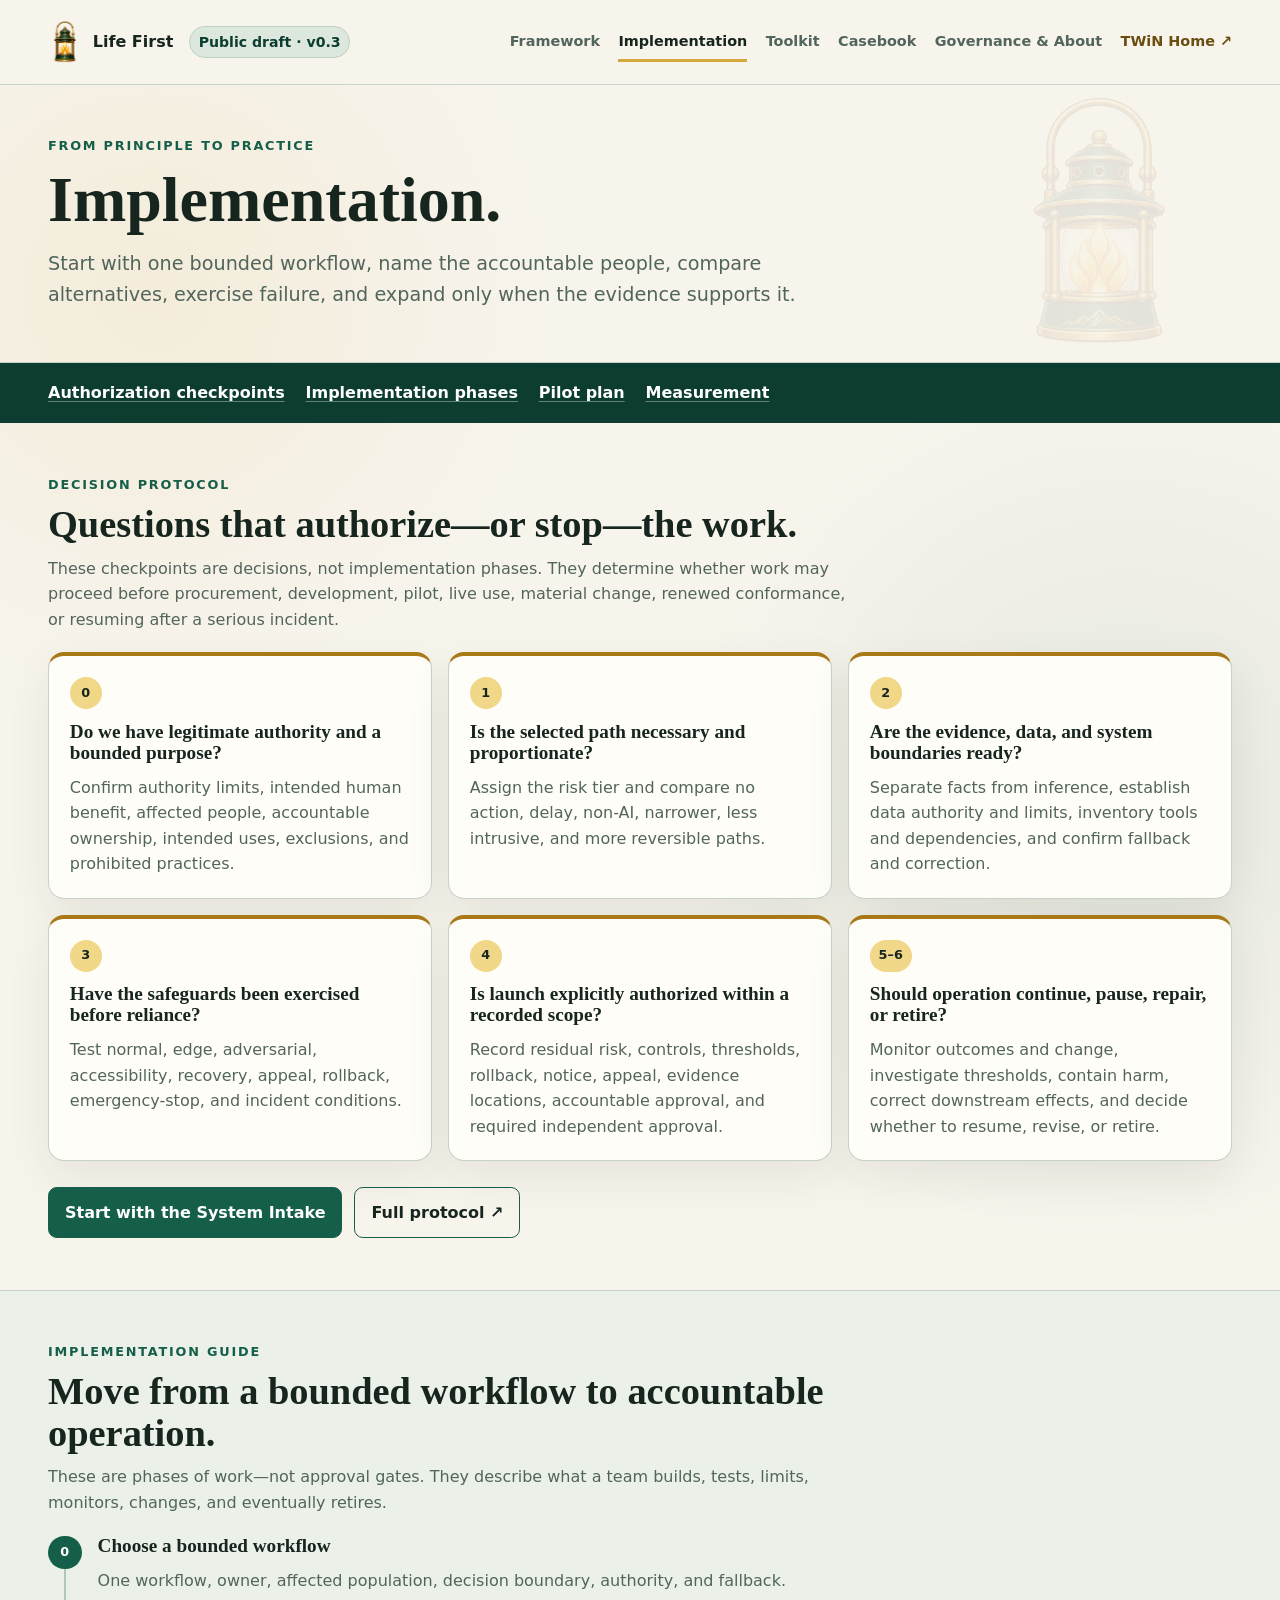
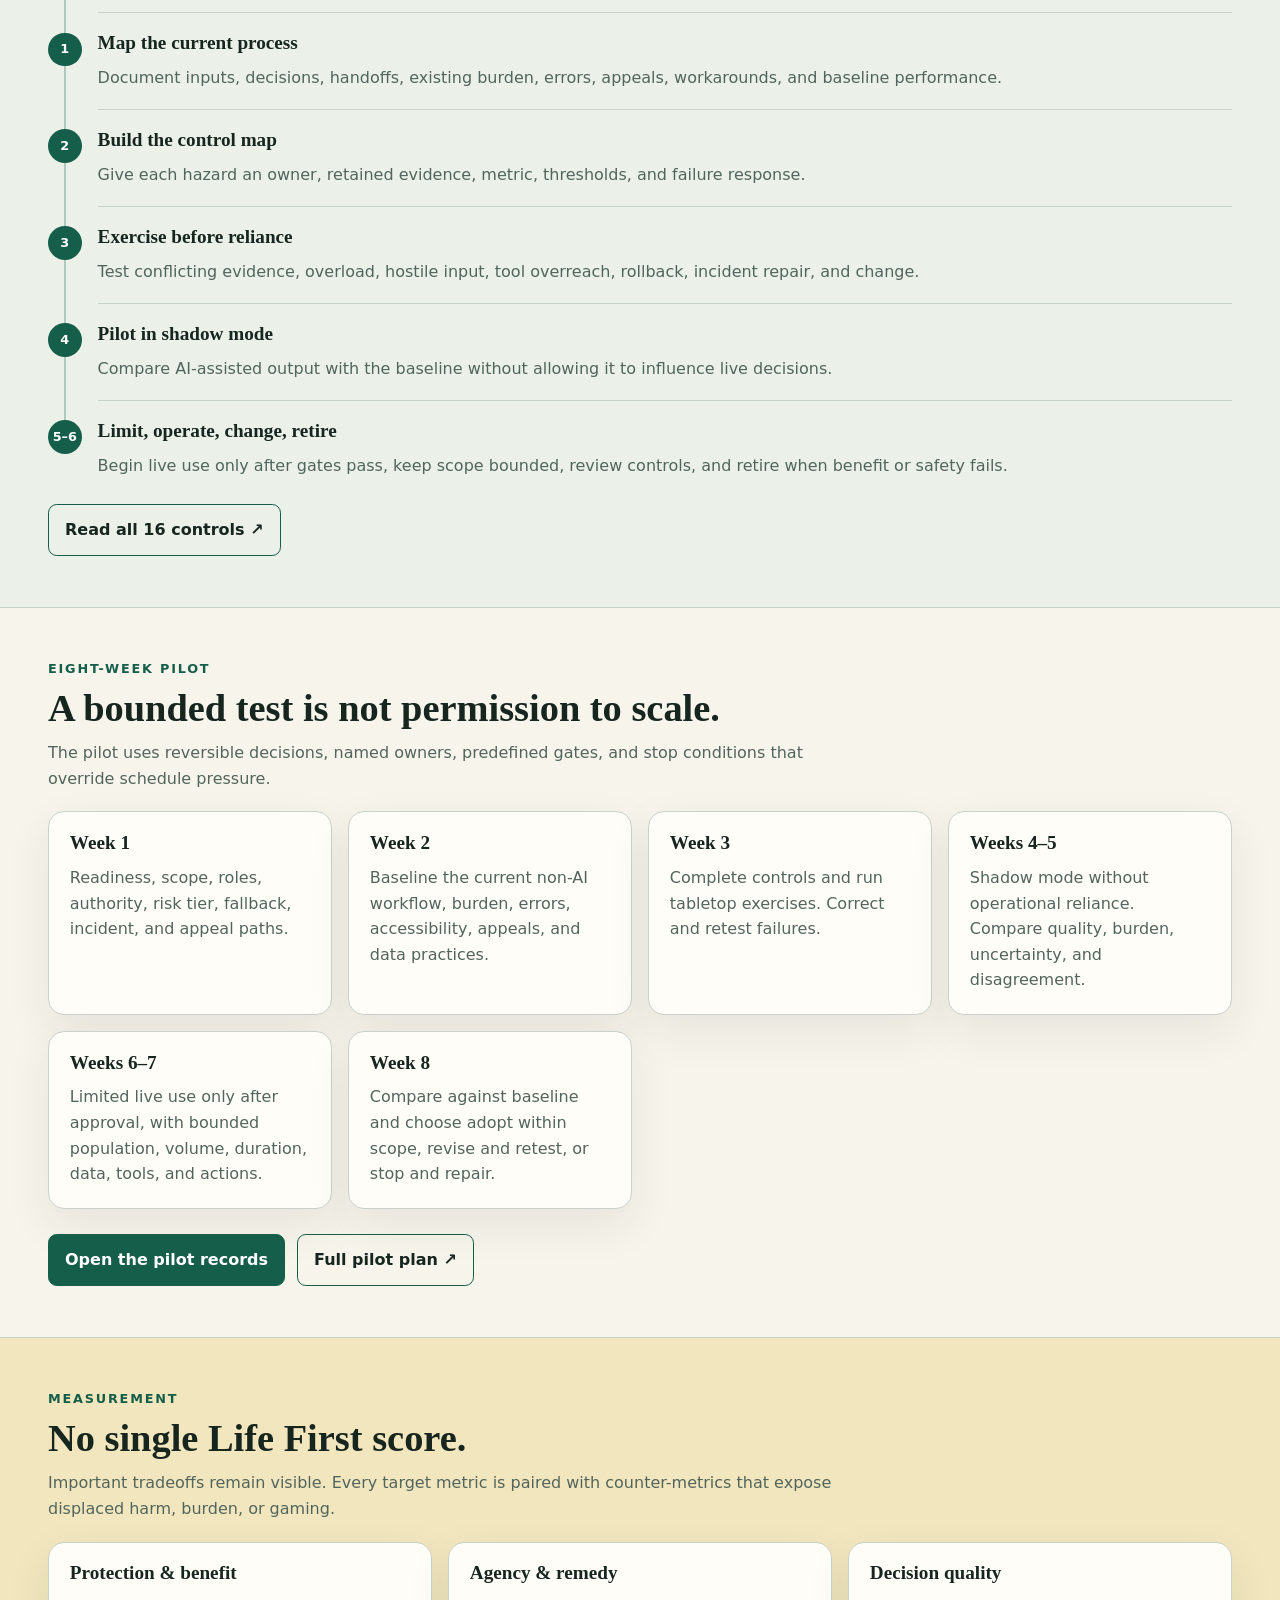
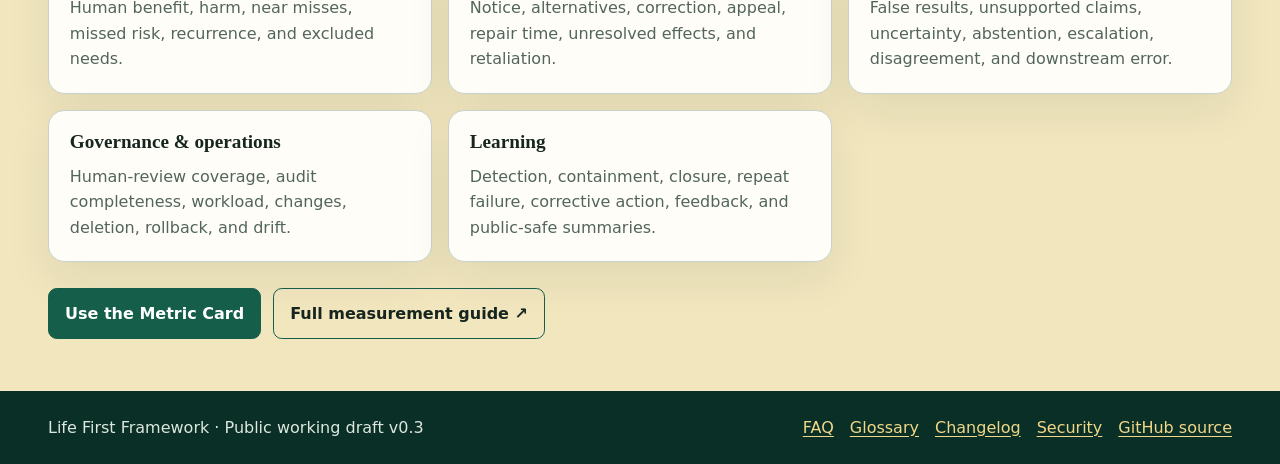
<file: implementation.html>
<!DOCTYPE html>
<html lang="en">
  <head>
    <meta charset="utf-8">
    <meta name="viewport" content="width=device-width, initial-scale=1">
    <meta name="description" content="Apply Life First through a decision protocol, implementation phases, a bounded eight-week pilot, and balanced measurement.">
    <meta name="theme-color" content="#155e49">
    <link rel="icon" type="image/png" href="assets/life-first-lantern-mark.png?v=3">
    <link rel="apple-touch-icon" href="assets/life-first-lantern-mark.png?v=3">
    <link rel="canonical" href="https://riaevangelist.github.io/life-first-framework/implementation.html">
    <meta property="og:type" content="website">
    <meta property="og:title" content="Implementation | Life First">
    <meta property="og:description" content="Apply Life First through a decision protocol, implementation phases, a bounded eight-week pilot, and balanced measurement.">
    <meta property="og:url" content="https://riaevangelist.github.io/life-first-framework/implementation.html">
    <meta property="og:image" content="https://riaevangelist.github.io/life-first-framework/assets/life-first-lantern-banner.png?v=14">
    <meta property="og:image:alt" content="Life First lantern illuminating a mountain forest, with distant people and a subtle UFO near the trees.">
    <meta property="og:image:width" content="1672">
    <meta property="og:image:height" content="941">
    <meta name="twitter:card" content="summary_large_image">
    <meta name="twitter:title" content="Implementation | Life First">
    <meta name="twitter:description" content="Apply Life First through a decision protocol, implementation phases, a bounded eight-week pilot, and balanced measurement.">
    <meta name="twitter:image" content="https://riaevangelist.github.io/life-first-framework/assets/life-first-lantern-banner.png?v=14">
    <meta name="twitter:image:alt" content="Life First lantern illuminating a mountain forest, with distant people and a subtle UFO near the trees.">
    <title>Implementation | Life First</title>
    <link rel="stylesheet" href="site.css?v=14">
  </head>
  <body>
    <a class="skip-link" href="#main">Skip to main content</a>
    <header class="masthead" id="top"><div class="wrap masthead-inner"><a class="brand" href="index.html" aria-label="Life First Framework home"><span class="brand-mark" aria-hidden="true"></span><span>Life First</span></a><span class="version">Public draft &middot; v0.3</span><button class="menu-toggle" type="button" aria-expanded="false" aria-controls="primary-nav">Menu</button><nav class="primary-nav" id="primary-nav" aria-label="Primary navigation"><a href="framework.html">Framework</a><a href="implementation.html" aria-current="page">Implementation</a><a href="toolkit.html">Toolkit</a><a href="casebook.html">Casebook</a><a href="governance.html">Governance &amp; About</a><a class="twin-link" href="https://thewizardnexus.github.io/TheWizardNexus.com/">TWiN Home &nearr;</a></nav></div></header>
    <main id="main">
      <section class="hero hero-compact"><div class="wrap"><p class="eyebrow">From principle to practice</p><h1>Implementation.</h1><p class="lede">Start with one bounded workflow, name the accountable people, compare alternatives, exercise failure, and expand only when the evidence supports it.</p></div></section>
      <div class="page-directory"><nav class="wrap" aria-label="Implementation sections"><a href="#protocol">Authorization checkpoints</a><a href="#implementation">Implementation phases</a><a href="#pilot">Pilot plan</a><a href="#measurement">Measurement</a></nav></div>

      <section class="section" id="protocol"><div class="wrap"><div class="section-head"><p class="eyebrow">Decision protocol</p><h2>Questions that authorize&mdash;or stop&mdash;the work.</h2><p>These checkpoints are decisions, not implementation phases. They determine whether work may proceed before procurement, development, pilot, live use, material change, renewed conformance, or resuming after a serious incident.</p></div><div class="grid protocol-grid">
        <article class="card"><span class="number">0</span><h3>Do we have legitimate authority and a bounded purpose?</h3><p>Confirm authority limits, intended human benefit, affected people, accountable ownership, intended uses, exclusions, and prohibited practices.</p></article>
        <article class="card"><span class="number">1</span><h3>Is the selected path necessary and proportionate?</h3><p>Assign the risk tier and compare no action, delay, non-AI, narrower, less intrusive, and more reversible paths.</p></article>
        <article class="card"><span class="number">2</span><h3>Are the evidence, data, and system boundaries ready?</h3><p>Separate facts from inference, establish data authority and limits, inventory tools and dependencies, and confirm fallback and correction.</p></article>
        <article class="card"><span class="number">3</span><h3>Have the safeguards been exercised before reliance?</h3><p>Test normal, edge, adversarial, accessibility, recovery, appeal, rollback, emergency-stop, and incident conditions.</p></article>
        <article class="card"><span class="number">4</span><h3>Is launch explicitly authorized within a recorded scope?</h3><p>Record residual risk, controls, thresholds, rollback, notice, appeal, evidence locations, accountable approval, and required independent approval.</p></article>
        <article class="card"><span class="number">5&ndash;6</span><h3>Should operation continue, pause, repair, or retire?</h3><p>Monitor outcomes and change, investigate thresholds, contain harm, correct downstream effects, and decide whether to resume, revise, or retire.</p></article>
      </div><div class="actions"><a class="button primary" href="toolkit.html#planning">Start with the System Intake</a><a class="button secondary" href="https://github.com/RIAEvangelist/life-first-framework/blob/main/docs/DECISION_PROTOCOL.md">Full protocol &nearr;</a></div></div></section>

      <section class="section tint" id="implementation"><div class="wrap"><div class="section-head"><p class="eyebrow">Implementation guide</p><h2>Move from a bounded workflow to accountable operation.</h2><p>These are phases of work—not approval gates. They describe what a team builds, tests, limits, monitors, changes, and eventually retires.</p></div><div class="flow-list implementation-path">
        <article class="step"><span class="step-num">0</span><div><h3>Choose a bounded workflow</h3><p>One workflow, owner, affected population, decision boundary, authority, and fallback.</p></div></article>
        <article class="step"><span class="step-num">1</span><div><h3>Map the current process</h3><p>Document inputs, decisions, handoffs, existing burden, errors, appeals, workarounds, and baseline performance.</p></div></article>
        <article class="step"><span class="step-num">2</span><div><h3>Build the control map</h3><p>Give each hazard an owner, retained evidence, metric, thresholds, and failure response.</p></div></article>
        <article class="step"><span class="step-num">3</span><div><h3>Exercise before reliance</h3><p>Test conflicting evidence, overload, hostile input, tool overreach, rollback, incident repair, and change.</p></div></article>
        <article class="step"><span class="step-num">4</span><div><h3>Pilot in shadow mode</h3><p>Compare AI-assisted output with the baseline without allowing it to influence live decisions.</p></div></article>
        <article class="step"><span class="step-num">5&ndash;6</span><div><h3>Limit, operate, change, retire</h3><p>Begin live use only after gates pass, keep scope bounded, review controls, and retire when benefit or safety fails.</p></div></article>
      </div><div class="actions"><a class="button secondary" href="https://github.com/RIAEvangelist/life-first-framework/blob/main/docs/IMPLEMENTATION_GUIDE.md">Read all 16 controls &nearr;</a></div></div></section>

      <section class="section" id="pilot"><div class="wrap"><div class="section-head"><p class="eyebrow">Eight-week pilot</p><h2>A bounded test is not permission to scale.</h2><p>The pilot uses reversible decisions, named owners, predefined gates, and stop conditions that override schedule pressure.</p></div><div class="grid four">
        <article class="card"><h3>Week 1</h3><p>Readiness, scope, roles, authority, risk tier, fallback, incident, and appeal paths.</p></article>
        <article class="card"><h3>Week 2</h3><p>Baseline the current non-AI workflow, burden, errors, accessibility, appeals, and data practices.</p></article>
        <article class="card"><h3>Week 3</h3><p>Complete controls and run tabletop exercises. Correct and retest failures.</p></article>
        <article class="card"><h3>Weeks 4&ndash;5</h3><p>Shadow mode without operational reliance. Compare quality, burden, uncertainty, and disagreement.</p></article>
        <article class="card"><h3>Weeks 6&ndash;7</h3><p>Limited live use only after approval, with bounded population, volume, duration, data, tools, and actions.</p></article>
        <article class="card"><h3>Week 8</h3><p>Compare against baseline and choose adopt within scope, revise and retest, or stop and repair.</p></article>
      </div><div class="actions"><a class="button primary" href="toolkit.html#pilot-records">Open the pilot records</a><a class="button secondary" href="https://github.com/RIAEvangelist/life-first-framework/blob/main/docs/PILOT_PLAN.md">Full pilot plan &nearr;</a></div></div></section>

      <section class="section amber" id="measurement"><div class="wrap"><div class="section-head"><p class="eyebrow">Measurement</p><h2>No single Life First score.</h2><p>Important tradeoffs remain visible. Every target metric is paired with counter-metrics that expose displaced harm, burden, or gaming.</p></div><div class="grid"><article class="card"><h3>Protection &amp; benefit</h3><p>Human benefit, harm, near misses, missed risk, recurrence, and excluded needs.</p></article><article class="card"><h3>Agency &amp; remedy</h3><p>Notice, alternatives, correction, appeal, repair time, unresolved effects, and retaliation.</p></article><article class="card"><h3>Decision quality</h3><p>False results, unsupported claims, uncertainty, abstention, escalation, disagreement, and downstream error.</p></article><article class="card"><h3>Governance &amp; operations</h3><p>Human-review coverage, audit completeness, workload, changes, deletion, rollback, and drift.</p></article><article class="card"><h3>Learning</h3><p>Detection, containment, closure, repeat failure, corrective action, feedback, and public-safe summaries.</p></article></div><div class="actions"><a class="button primary" href="toolkit.html#measurement-records">Use the Metric Card</a><a class="button secondary" href="https://github.com/RIAEvangelist/life-first-framework/blob/main/docs/METRICS.md">Full measurement guide &nearr;</a></div></div></section>
    </main>
    <a class="back-to-top" href="#top">Back to top &uarr;</a>
    <footer class="site-footer"><div class="wrap footer-grid"><span>Life First Framework &middot; Public working draft v0.3</span><nav class="footer-links" aria-label="Secondary navigation"><a href="https://github.com/RIAEvangelist/life-first-framework/blob/main/docs/FAQ.md">FAQ</a><a href="https://github.com/RIAEvangelist/life-first-framework/blob/main/docs/GLOSSARY.md">Glossary</a><a href="https://github.com/RIAEvangelist/life-first-framework/blob/main/CHANGELOG.md">Changelog</a><a href="https://github.com/RIAEvangelist/life-first-framework/blob/main/SECURITY.md">Security</a><a href="https://github.com/RIAEvangelist/life-first-framework">GitHub source</a></nav></div></footer>
    <script src="site.js?v=1" defer></script>
  </body>
</html>
</file>
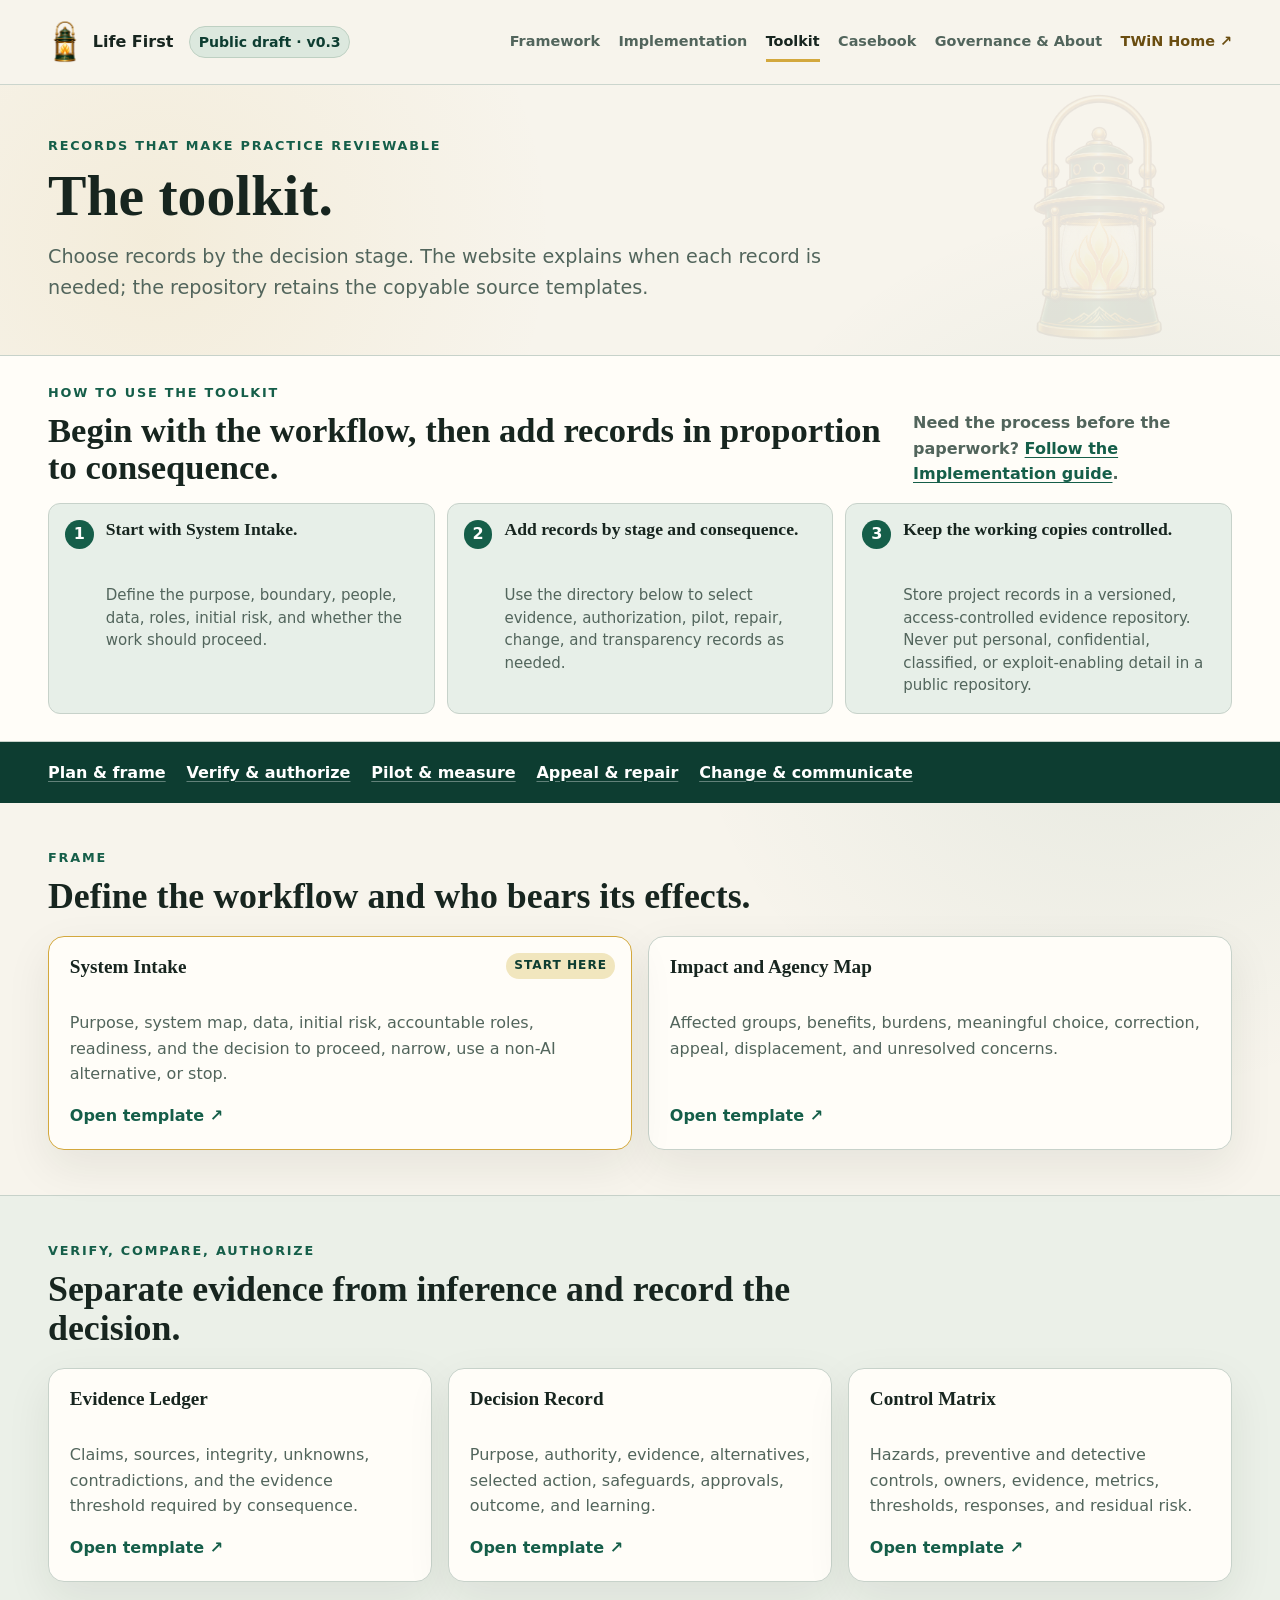
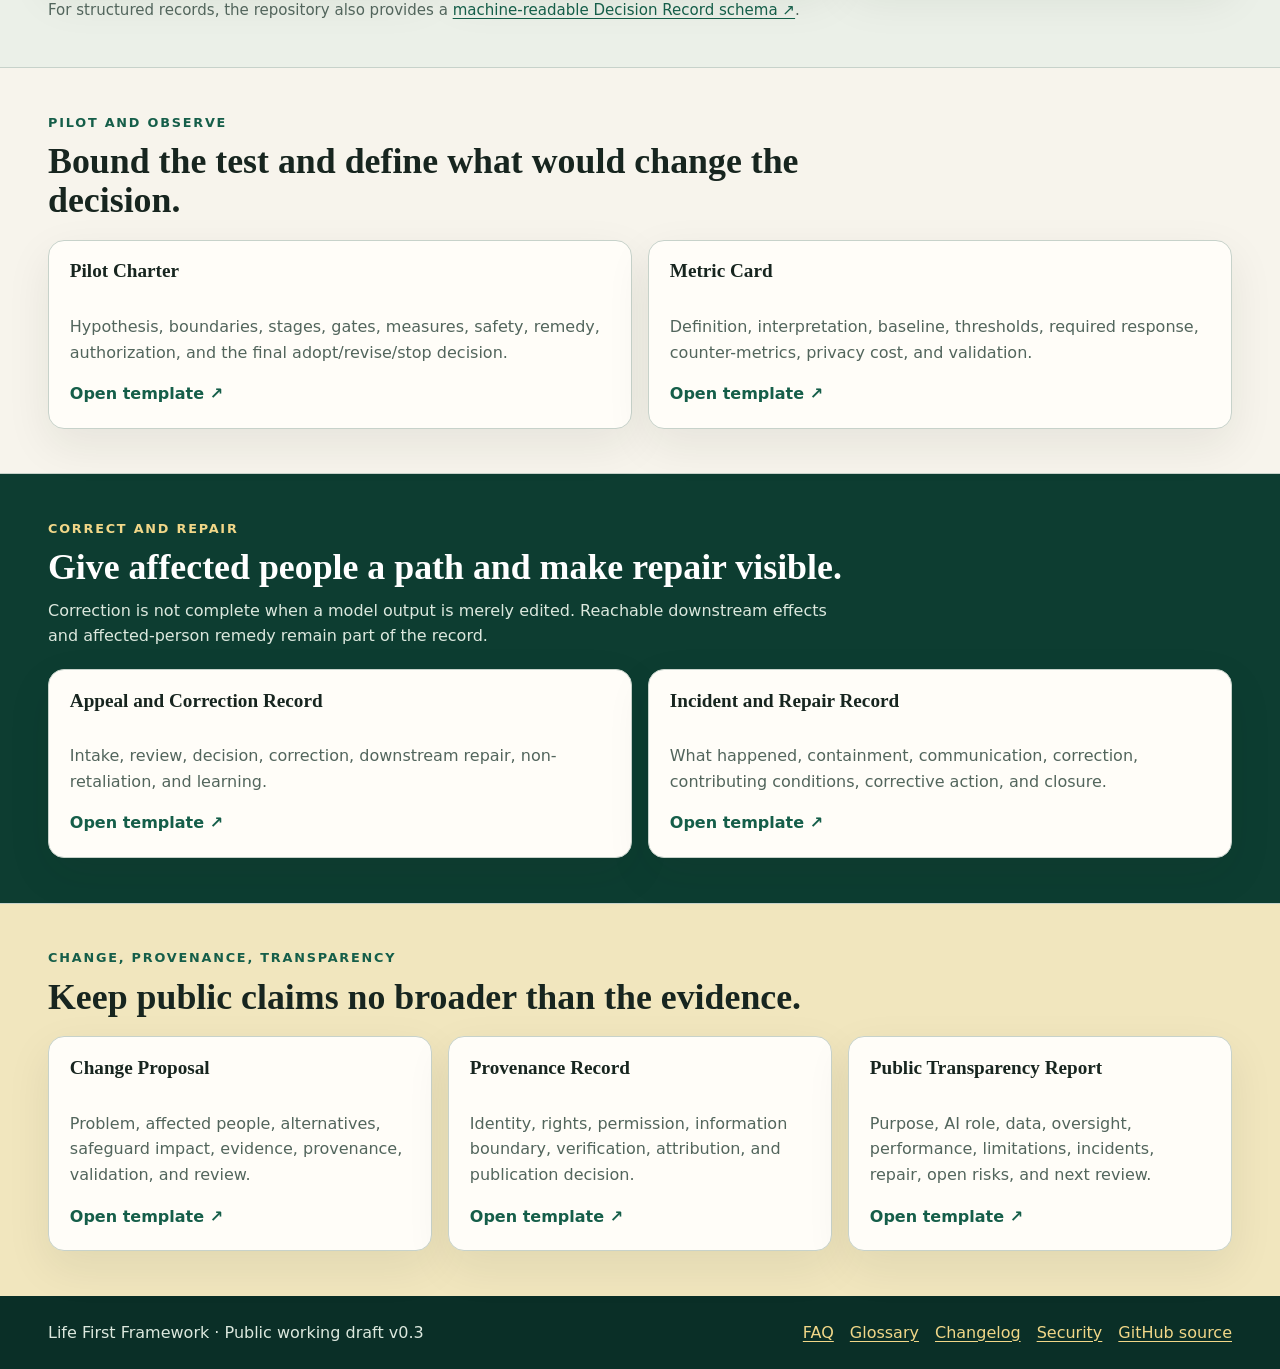
<file: toolkit.html>
<!DOCTYPE html>
<html lang="en">
  <head>
    <meta charset="utf-8">
    <meta name="viewport" content="width=device-width, initial-scale=1">
    <meta name="description" content="Life First records and templates for planning, evidence, authorization, measurement, appeal, repair, change, and transparency.">
    <meta name="theme-color" content="#155e49">
    <link rel="icon" type="image/png" href="assets/life-first-lantern-mark.png?v=3">
    <link rel="apple-touch-icon" href="assets/life-first-lantern-mark.png?v=3">
    <link rel="canonical" href="https://riaevangelist.github.io/life-first-framework/toolkit.html">
    <meta property="og:type" content="website">
    <meta property="og:title" content="Toolkit | Life First">
    <meta property="og:description" content="Life First records and templates for planning, evidence, authorization, measurement, appeal, repair, change, and transparency.">
    <meta property="og:url" content="https://riaevangelist.github.io/life-first-framework/toolkit.html">
    <meta property="og:image" content="https://riaevangelist.github.io/life-first-framework/assets/life-first-lantern-banner.png?v=14">
    <meta property="og:image:alt" content="Life First lantern illuminating a mountain forest, with distant people and a subtle UFO near the trees.">
    <meta property="og:image:width" content="1672">
    <meta property="og:image:height" content="941">
    <meta name="twitter:card" content="summary_large_image">
    <meta name="twitter:title" content="Toolkit | Life First">
    <meta name="twitter:description" content="Life First records and templates for planning, evidence, authorization, measurement, appeal, repair, change, and transparency.">
    <meta name="twitter:image" content="https://riaevangelist.github.io/life-first-framework/assets/life-first-lantern-banner.png?v=14">
    <meta name="twitter:image:alt" content="Life First lantern illuminating a mountain forest, with distant people and a subtle UFO near the trees.">
    <title>Toolkit | Life First</title>
    <link rel="stylesheet" href="site.css?v=14">
  </head>
  <body class="toolkit-page">
    <a class="skip-link" href="#main">Skip to main content</a>
    <header class="masthead" id="top"><div class="wrap masthead-inner"><a class="brand" href="index.html" aria-label="Life First Framework home"><span class="brand-mark" aria-hidden="true"></span><span>Life First</span></a><span class="version">Public draft &middot; v0.3</span><button class="menu-toggle" type="button" aria-expanded="false" aria-controls="primary-nav">Menu</button><nav class="primary-nav" id="primary-nav" aria-label="Primary navigation"><a href="framework.html">Framework</a><a href="implementation.html">Implementation</a><a href="toolkit.html" aria-current="page">Toolkit</a><a href="casebook.html">Casebook</a><a href="governance.html">Governance &amp; About</a><a class="twin-link" href="https://thewizardnexus.github.io/TheWizardNexus.com/">TWiN Home &nearr;</a></nav></div></header>
    <main id="main">
      <section class="hero hero-compact"><div class="wrap"><p class="eyebrow">Records that make practice reviewable</p><h1>The toolkit.</h1><p class="lede">Choose records by the decision stage. The website explains when each record is needed; the repository retains the copyable source templates.</p></div></section>
      <section class="toolkit-guide" aria-labelledby="toolkit-use-title"><div class="wrap">
        <div class="toolkit-guide-head"><div><p class="eyebrow">How to use the toolkit</p><h2 id="toolkit-use-title">Begin with the workflow, then add records in proportion to consequence.</h2></div><p>Need the process before the paperwork? <a href="implementation.html">Follow the Implementation guide</a>.</p></div>
        <div class="toolkit-guide-grid">
          <article class="toolkit-guide-step"><span class="guide-num" aria-hidden="true">1</span><div><h3>Start with System Intake.</h3><p>Define the purpose, boundary, people, data, roles, initial risk, and whether the work should proceed.</p></div></article>
          <article class="toolkit-guide-step"><span class="guide-num" aria-hidden="true">2</span><div><h3>Add records by stage and consequence.</h3><p>Use the directory below to select evidence, authorization, pilot, repair, change, and transparency records as needed.</p></div></article>
          <article class="toolkit-guide-step"><span class="guide-num" aria-hidden="true">3</span><div><h3>Keep the working copies controlled.</h3><p>Store project records in a versioned, access-controlled evidence repository. Never put personal, confidential, classified, or exploit-enabling detail in a public repository.</p></div></article>
        </div>
      </div></section>
      <div class="page-directory"><nav class="wrap" aria-label="Toolkit sections"><a href="#planning">Plan &amp; frame</a><a href="#evidence-records">Verify &amp; authorize</a><a href="#pilot-records">Pilot &amp; measure</a><a href="#repair-records">Appeal &amp; repair</a><a href="#change-records">Change &amp; communicate</a></nav></div>

      <section class="section" id="planning"><div class="wrap"><div class="section-head"><p class="eyebrow">Frame</p><h2>Define the workflow and who bears its effects.</h2></div><div class="grid two">
        <a class="record-card card-link record-card-start" href="https://github.com/RIAEvangelist/life-first-framework/blob/main/templates/SYSTEM_INTAKE.md"><span class="record-badge">Start here</span><h3>System Intake</h3><p>Purpose, system map, data, initial risk, accountable roles, readiness, and the decision to proceed, narrow, use a non-AI alternative, or stop.</p><span class="link-label">Open template &nearr;</span></a>
        <a class="record-card card-link" href="https://github.com/RIAEvangelist/life-first-framework/blob/main/templates/IMPACT_AND_AGENCY_MAP.md"><h3>Impact and Agency Map</h3><p>Affected groups, benefits, burdens, meaningful choice, correction, appeal, displacement, and unresolved concerns.</p><span class="link-label">Open template &nearr;</span></a>
      </div></div></section>

      <section class="section tint" id="evidence-records"><div class="wrap"><div class="section-head"><p class="eyebrow">Verify, compare, authorize</p><h2>Separate evidence from inference and record the decision.</h2></div><div class="grid">
        <a class="record-card card-link" href="https://github.com/RIAEvangelist/life-first-framework/blob/main/templates/EVIDENCE_LEDGER.md"><h3>Evidence Ledger</h3><p>Claims, sources, integrity, unknowns, contradictions, and the evidence threshold required by consequence.</p><span class="link-label">Open template &nearr;</span></a>
        <a class="record-card card-link" href="https://github.com/RIAEvangelist/life-first-framework/blob/main/templates/DECISION_RECORD.md"><h3>Decision Record</h3><p>Purpose, authority, evidence, alternatives, selected action, safeguards, approvals, outcome, and learning.</p><span class="link-label">Open template &nearr;</span></a>
        <a class="record-card card-link" href="https://github.com/RIAEvangelist/life-first-framework/blob/main/templates/CONTROL_MATRIX.md"><h3>Control Matrix</h3><p>Hazards, preventive and detective controls, owners, evidence, metrics, thresholds, responses, and residual risk.</p><span class="link-label">Open template &nearr;</span></a>
      </div><p class="record-note">For structured records, the repository also provides a <a href="https://github.com/RIAEvangelist/life-first-framework/blob/main/schemas/decision-record.schema.json">machine-readable Decision Record schema &nearr;</a>.</p></div></section>

      <section class="section" id="pilot-records"><div class="wrap"><div class="section-head"><p class="eyebrow">Pilot and observe</p><h2>Bound the test and define what would change the decision.</h2></div><div class="grid two">
        <a class="record-card card-link" href="https://github.com/RIAEvangelist/life-first-framework/blob/main/templates/PILOT_CHARTER.md"><h3>Pilot Charter</h3><p>Hypothesis, boundaries, stages, gates, measures, safety, remedy, authorization, and the final adopt/revise/stop decision.</p><span class="link-label">Open template &nearr;</span></a>
        <a class="record-card card-link" id="measurement-records" href="https://github.com/RIAEvangelist/life-first-framework/blob/main/templates/METRIC_CARD.md"><h3>Metric Card</h3><p>Definition, interpretation, baseline, thresholds, required response, counter-metrics, privacy cost, and validation.</p><span class="link-label">Open template &nearr;</span></a>
      </div></div></section>

      <section class="section deep" id="repair-records"><div class="wrap"><div class="section-head"><p class="eyebrow">Correct and repair</p><h2>Give affected people a path and make repair visible.</h2><p>Correction is not complete when a model output is merely edited. Reachable downstream effects and affected-person remedy remain part of the record.</p></div><div class="grid two">
        <a class="record-card card-link" href="https://github.com/RIAEvangelist/life-first-framework/blob/main/templates/APPEAL_AND_CORRECTION_RECORD.md"><h3>Appeal and Correction Record</h3><p>Intake, review, decision, correction, downstream repair, non-retaliation, and learning.</p><span class="link-label">Open template &nearr;</span></a>
        <a class="record-card card-link" href="https://github.com/RIAEvangelist/life-first-framework/blob/main/templates/INCIDENT_AND_REPAIR_RECORD.md"><h3>Incident and Repair Record</h3><p>What happened, containment, communication, correction, contributing conditions, corrective action, and closure.</p><span class="link-label">Open template &nearr;</span></a>
      </div></div></section>

      <section class="section amber" id="change-records"><div class="wrap"><div class="section-head"><p class="eyebrow">Change, provenance, transparency</p><h2>Keep public claims no broader than the evidence.</h2></div><div class="grid">
        <a class="record-card card-link" href="https://github.com/RIAEvangelist/life-first-framework/blob/main/templates/CHANGE_PROPOSAL.md"><h3>Change Proposal</h3><p>Problem, affected people, alternatives, safeguard impact, evidence, provenance, validation, and review.</p><span class="link-label">Open template &nearr;</span></a>
        <a class="record-card card-link" href="https://github.com/RIAEvangelist/life-first-framework/blob/main/templates/PROVENANCE_RECORD.md"><h3>Provenance Record</h3><p>Identity, rights, permission, information boundary, verification, attribution, and publication decision.</p><span class="link-label">Open template &nearr;</span></a>
        <a class="record-card card-link" href="https://github.com/RIAEvangelist/life-first-framework/blob/main/templates/TRANSPARENCY_REPORT.md"><h3>Public Transparency Report</h3><p>Purpose, AI role, data, oversight, performance, limitations, incidents, repair, open risks, and next review.</p><span class="link-label">Open template &nearr;</span></a>
      </div></div></section>
    </main>
    <a class="back-to-top" href="#top">Back to top &uarr;</a>
    <footer class="site-footer"><div class="wrap footer-grid"><span>Life First Framework &middot; Public working draft v0.3</span><nav class="footer-links" aria-label="Secondary navigation"><a href="https://github.com/RIAEvangelist/life-first-framework/blob/main/docs/FAQ.md">FAQ</a><a href="https://github.com/RIAEvangelist/life-first-framework/blob/main/docs/GLOSSARY.md">Glossary</a><a href="https://github.com/RIAEvangelist/life-first-framework/blob/main/CHANGELOG.md">Changelog</a><a href="https://github.com/RIAEvangelist/life-first-framework/blob/main/SECURITY.md">Security</a><a href="https://github.com/RIAEvangelist/life-first-framework">GitHub source</a></nav></div></footer>
    <script src="site.js?v=1" defer></script>
  </body>
</html>
</file>
<file: site.css>
:root {
  color-scheme: light;
  --paper: #f7f4ec;
  --surface: #fffdf8;
  --surface-strong: #e7efe8;
  --ink: #17251f;
  --muted: #52655c;
  --forest: #155e49;
  --forest-deep: #0d3d31;
  --sage: #dce8de;
  --amber: #d3a83d;
  --amber-soft: #f1e6be;
  --line: #c7d2ca;
  --danger: #7a2f2f;
  --shadow: 0 1rem 2.8rem rgba(23, 37, 31, 0.08);
  --radius: 1rem;
  --max: 74rem;
}

* { box-sizing: border-box; }

html {
  scroll-behavior: smooth;
  scroll-padding-top: 6rem;
}

body {
  margin: 0;
  color: var(--ink);
  background:
    radial-gradient(circle at 12% 8%, rgba(211, 168, 61, 0.10), transparent 25rem),
    radial-gradient(circle at 88% 22%, rgba(21, 94, 73, 0.08), transparent 28rem),
    var(--paper);
  font-family: ui-sans-serif, system-ui, -apple-system, BlinkMacSystemFont, "Segoe UI", sans-serif;
  font-size: 1rem;
  line-height: 1.6;
  text-rendering: optimizeLegibility;
}

a {
  color: var(--forest);
  text-underline-offset: 0.2em;
}

a:hover { color: var(--forest-deep); }

a:focus-visible,
button:focus-visible,
summary:focus-visible {
  outline: 0.2rem solid var(--amber);
  outline-offset: 0.22rem;
}

h1,
h2,
h3 {
  margin: 0;
  font-family: Georgia, "Times New Roman", serif;
  line-height: 1.08;
}

h1 { font-size: clamp(2.4rem, 5vw, 4.2rem); }
h2 { font-size: clamp(1.75rem, 3vw, 2.5rem); }
h3 { font-size: 1.2rem; }

p { margin: 0; }

section[id] { scroll-margin-top: 6rem; }

.wrap {
  width: min(var(--max), calc(100% - 2.5rem));
  margin: 0 auto;
}

.skip-link {
  position: fixed;
  left: 1rem;
  top: -5rem;
  z-index: 100;
  padding: 0.7rem 1rem;
  color: white;
  background: var(--forest-deep);
  border-radius: 0.5rem;
}

.skip-link:focus { top: 1rem; }

.masthead {
  position: sticky;
  top: 0;
  z-index: 30;
  background: rgba(247, 244, 236, 0.95);
  border-bottom: 1px solid rgba(199, 210, 202, 0.9);
  backdrop-filter: blur(14px);
}

.masthead-inner {
  position: relative;
  min-height: 5.25rem;
  display: flex;
  align-items: center;
  gap: 1rem;
}

.brand {
  display: inline-flex;
  align-items: center;
  gap: 0.65rem;
  color: var(--ink);
  font-weight: 800;
  text-decoration: none;
  white-space: nowrap;
}

.brand-mark {
  display: block;
  width: 2.15rem;
  height: 2.7rem;
  flex: 0 0 auto;
  object-fit: contain;
  background: url("assets/life-first-lantern-mark.png?v=3") center / contain no-repeat;
}

img.brand-mark { background: none; }

.version {
  padding: 0.24rem 0.52rem;
  color: var(--forest-deep);
  background: var(--sage);
  border: 1px solid #bed0c2;
  border-radius: 999px;
  font-size: 0.88rem;
  font-weight: 750;
  white-space: nowrap;
}

.menu-toggle {
  display: none;
  margin-left: auto;
  min-height: 2.75rem;
  padding: 0.55rem 0.85rem;
  color: white;
  background: var(--forest);
  border: 1px solid var(--forest);
  border-radius: 0.5rem;
  font: inherit;
  font-weight: 800;
}

.primary-nav {
  margin-left: auto;
  display: flex;
  align-items: center;
  gap: 1.15rem;
}

.primary-nav a {
  position: relative;
  display: inline-flex;
  align-items: center;
  min-height: 2.75rem;
  color: var(--muted);
  font-size: 0.9rem;
  font-weight: 750;
  text-decoration: none;
  white-space: nowrap;
}

.primary-nav a:hover,
.primary-nav a[aria-current="page"] { color: var(--ink); }

.primary-nav a[aria-current="page"]::after {
  content: "";
  position: absolute;
  left: 0;
  right: 0;
  bottom: 0.15rem;
  height: 0.18rem;
  background: var(--amber);
}

.primary-nav .twin-link { color: #6a4d10; }

.home-identity {
  display: grid;
  min-height: 0;
  overflow: hidden;
  place-items: center;
  background: linear-gradient(90deg, #174b3a, var(--forest-deep) 50%, #174b3a);
  border-bottom: 1px solid rgba(211, 168, 61, 0.45);
}

.home-identity-art {
  display: grid;
  width: fit-content;
  max-width: 100%;
  place-items: stretch;
}

.home-identity-art > * {
  grid-area: 1 / 1;
}

.home-identity img {
  display: block;
  width: auto;
  max-width: 100%;
  max-height: 38rem;
  object-fit: contain;
}

.hero {
  position: relative;
  overflow: hidden;
  padding: clamp(2.5rem, 5vw, 4rem) 0;
  border-bottom: 1px solid var(--line);
}

.hero::after {
  content: "";
  position: absolute;
  width: clamp(8rem, 17vw, 13rem);
  height: clamp(10rem, 21vw, 16rem);
  right: clamp(1rem, 6vw, 5rem);
  top: 50%;
  transform: translateY(-50%);
  background: url("assets/life-first-lantern-mark.png?v=3") center / contain no-repeat;
  opacity: 0.075;
  pointer-events: none;
}

.hero .wrap { position: relative; z-index: 1; }

.home-hero {
  padding-block: clamp(1.8rem, 3.5vw, 2.8rem);
  background: linear-gradient(105deg, rgba(231, 239, 232, 0.76), rgba(247, 244, 236, 0.94));
}

.home-hero::after { display: none; }

.home-hero-grid {
  display: grid;
  grid-template-columns: minmax(0, 1fr) minmax(16rem, auto);
  gap: clamp(1.5rem, 4vw, 4rem);
  align-items: end;
}

.home-hero h1 { font-size: clamp(1.9rem, 3vw, 2.65rem); }

.home-hero .lede {
  max-width: 46rem;
  margin-top: 0.65rem;
  font-size: clamp(0.98rem, 1.25vw, 1.1rem);
}

.home-hero .actions {
  min-width: min(100%, 18rem);
  margin-top: 0;
  flex-direction: column;
  align-items: stretch;
}

.hero-compact { padding-block: clamp(2.1rem, 4vw, 3.2rem); }

.toolkit-page .hero h1 { font-size: clamp(2.4rem, 4.5vw, 3.6rem); }
.toolkit-page .section { padding: clamp(2rem, 3.5vw, 3rem) 0; }
.toolkit-page .section-head h2 { font-size: clamp(1.75rem, 2.8vw, 2.3rem); }

.toolkit-guide {
  padding: 1.7rem 0;
  background: var(--surface);
  border-bottom: 1px solid var(--line);
}

.toolkit-guide-head {
  display: grid;
  grid-template-columns: minmax(0, 1.45fr) minmax(15rem, 0.55fr);
  gap: 1.5rem;
  align-items: end;
  margin-bottom: 1rem;
}

.toolkit-guide-head h2 { font-size: clamp(1.65rem, 2.7vw, 2.25rem); }

.toolkit-guide-head > p {
  color: var(--muted);
  font-weight: 650;
}

.toolkit-guide-grid {
  display: grid;
  grid-template-columns: repeat(3, minmax(0, 1fr));
  gap: 0.75rem;
}

.toolkit-guide-step {
  display: grid;
  grid-template-columns: auto minmax(0, 1fr);
  gap: 0.75rem;
  padding: 1rem;
  background: var(--surface-strong);
  border: 1px solid var(--line);
  border-radius: 0.75rem;
}

.toolkit-guide-step h3 {
  min-height: 2.16em;
  font-size: 1.1rem;
}

.toolkit-guide-step > div {
  min-width: 0;
  display: flex;
  flex-direction: column;
}

.toolkit-guide-step p {
  margin: 1.65rem 0 0;
  color: var(--muted);
  font-size: 0.94rem;
  line-height: 1.5;
}

.guide-num {
  width: 1.8rem;
  height: 1.8rem;
  display: inline-flex;
  align-items: center;
  justify-content: center;
  color: white;
  background: var(--forest);
  border-radius: 50%;
  font-weight: 850;
}

.eyebrow {
  margin-bottom: 0.55rem;
  color: var(--forest);
  font-size: 0.8rem;
  font-weight: 850;
  letter-spacing: 0.14em;
  text-transform: uppercase;
}

.lede {
  max-width: 49rem;
  margin-top: 0.9rem;
  color: var(--muted);
  font-size: clamp(1rem, 1.5vw, 1.25rem);
}

.actions {
  display: flex;
  flex-wrap: wrap;
  gap: 0.75rem;
  margin-top: 1.6rem;
}

.button {
  min-height: 3rem;
  padding: 0.75rem 1rem;
  display: inline-flex;
  align-items: center;
  justify-content: center;
  color: var(--ink);
  background: transparent;
  border: 1px solid var(--forest);
  border-radius: 0.55rem;
  font-weight: 800;
  text-decoration: none;
}

.button.primary { color: white; background: var(--forest); }
.button.secondary:hover { background: var(--surface-strong); }

.status-strip {
  padding: 1rem 0;
  background: var(--surface);
  border-bottom: 1px solid var(--line);
}

.status-grid,
.two-col {
  display: grid;
  grid-template-columns: 0.7fr 1.3fr;
  gap: 2rem;
  align-items: start;
}

.section { padding: clamp(2rem, 4vw, 3.5rem) 0; }
.section.compact { padding: clamp(1.6rem, 3vw, 2.5rem) 0; }
.section + .section { border-top: 1px solid var(--line); }
.section.tint { background: rgba(231, 239, 232, 0.72); }
.section.deep { color: white; background: var(--forest-deep); }
.section.deep .eyebrow { color: #f1d788; }
.section.deep p { color: #dce8de; }
.section.amber { background: var(--amber-soft); }

.section-head {
  max-width: 50rem;
  margin-bottom: 1.25rem;
}

.section-head > p:last-child {
  margin-top: 0.65rem;
  color: var(--muted);
  font-size: 1rem;
}

.section.deep .section-head > p:last-child { color: #dce8de; }

.section.deep .card p,
.section.deep .record-card p,
.section.deep .case-card p,
.section.deep .resource-card p { color: var(--muted); }

.section.deep .card :is(h2, h3, h4),
.section.deep .record-card :is(h2, h3, h4),
.section.deep .case-card :is(h2, h3, h4),
.section.deep .resource-card :is(h2, h3, h4) { color: var(--ink); }

.section.deep .button.primary {
  color: var(--ink);
  background: #f1d788;
  border-color: #f1d788;
}

.section.deep .button.secondary {
  color: white;
  border-color: rgba(255,255,255,0.65);
}

.section.deep .button.secondary:hover { background: rgba(255,255,255,0.08); }

.page-directory {
  padding: 1.1rem 0;
  background: var(--forest-deep);
}

.page-directory nav {
  display: flex;
  flex-wrap: wrap;
  gap: 0.5rem 1.3rem;
}

.page-directory a {
  color: white;
  font-weight: 750;
  text-decoration-color: rgba(255,255,255,0.35);
}

.grid {
  display: grid;
  grid-template-columns: repeat(3, minmax(0, 1fr));
  gap: 1rem;
}

.grid.two { grid-template-columns: repeat(2, minmax(0, 1fr)); }
.grid.four { grid-template-columns: repeat(4, minmax(0, 1fr)); }

.card,
.step,
.record-card,
.case-card,
.resource-card {
  padding: 1.3rem;
  color: var(--ink);
  background: var(--surface);
  border: 1px solid var(--line);
  border-radius: var(--radius);
  box-shadow: var(--shadow);
}

.card p,
.step p,
.record-card p,
.case-card p,
.resource-card p {
  margin-top: 0.7rem;
  color: var(--muted);
}

.card-link {
  display: block;
  color: inherit;
  text-decoration: none;
}

.card-link:hover {
  color: inherit;
  border-color: var(--forest);
}

.card-link .link-label {
  display: block;
  margin-top: 1rem;
  color: var(--forest);
  font-weight: 850;
}

.toolkit-page .record-card.card-link {
  display: flex;
  flex-direction: column;
  height: 100%;
}

.toolkit-page .record-card h3 { min-height: 2.16em; }

.toolkit-page .record-card.card-link .link-label {
  margin-top: auto;
  padding-top: 1rem;
}

.record-card-start {
  position: relative;
  border-color: var(--amber);
}

.record-card-start h3 { padding-right: 5.5rem; }

.record-badge {
  position: absolute;
  top: 1rem;
  right: 1rem;
  display: inline-flex;
  padding: 0.2rem 0.5rem;
  color: var(--forest-deep);
  background: var(--amber-soft);
  border-radius: 999px;
  font-size: 0.76rem;
  font-weight: 850;
  letter-spacing: 0.08em;
  text-transform: uppercase;
}

.record-note {
  margin-top: 1rem;
  color: var(--muted);
  font-size: 0.94rem;
}

.number,
.step-num,
.case-tag {
  display: inline-flex;
  align-items: center;
  justify-content: center;
  min-width: 2rem;
  min-height: 2rem;
  margin-bottom: 0.8rem;
  padding: 0.22rem 0.55rem;
  color: white;
  background: var(--forest);
  border-radius: 999px;
  font-size: 0.8rem;
  font-weight: 850;
}

.case-tag { background: #6a4d10; }

.question,
.boundary {
  font-weight: 750;
  color: var(--ink) !important;
}

.commitment-grid .card {
  padding: 1.05rem;
  box-shadow: none;
  border-top: 3px solid var(--forest);
}

.commitment-grid .number {
  min-width: 0;
  min-height: 0;
  margin-bottom: 0.55rem;
  padding: 0;
  color: var(--forest);
  background: transparent;
  border-radius: 0;
  letter-spacing: 0.08em;
}

.protocol-grid .card {
  border-top: 4px solid #a97817;
}

.protocol-grid .number {
  color: var(--ink);
  background: #f1d788;
}

.cycle-strip {
  display: grid;
  grid-template-columns: repeat(4, minmax(0, 1fr));
  gap: 0.8rem;
  margin: 0;
  padding: 0;
  list-style: none;
}

.cycle-strip li {
  padding: 1rem;
  background: var(--surface);
  border: 1px solid var(--line);
  border-left: 4px solid var(--forest);
  border-radius: 0.75rem;
}

.cycle-strip .step-num { margin-bottom: 0.55rem; }
.cycle-strip p { margin-top: 0.55rem; color: var(--muted); }

.evidence-list {
  display: grid;
  grid-template-columns: repeat(2, minmax(0, 1fr));
  gap: 0 1.3rem;
  margin: 0;
  padding: 0;
  list-style: none;
}

.evidence-list li {
  padding: 0.7rem 0;
  border-top: 1px solid rgba(23, 37, 31, 0.22);
}

.evidence-list strong { display: block; color: var(--ink); }

.cycle-list,
.flow-list {
  display: grid;
  gap: 0.85rem;
}

.flow-list .step {
  display: grid;
  grid-template-columns: auto 1fr;
  gap: 1rem;
  align-items: start;
}

.flow-list .step-num { margin: 0; }

.implementation-path {
  position: relative;
  gap: 0;
}

.implementation-path::before {
  content: "";
  position: absolute;
  top: 1rem;
  bottom: 1.5rem;
  left: 1rem;
  width: 2px;
  background: rgba(21, 94, 73, 0.28);
}

.implementation-path .step {
  position: relative;
  grid-template-columns: 2.1rem 1fr;
  padding: 0 0 1.2rem;
  background: transparent;
  border: 0;
  border-radius: 0;
  box-shadow: none;
}

.implementation-path .step-num {
  position: relative;
  z-index: 1;
  width: 2.1rem;
  height: 2.1rem;
  padding: 0.2rem;
  border: 3px solid var(--sage-soft);
}

.implementation-path .step > div {
  padding: 0.05rem 0 1.15rem;
  border-bottom: 1px solid var(--line);
}

.implementation-path .step:last-child,
.implementation-path .step:last-child > div { padding-bottom: 0; border-bottom: 0; }

.plain-list {
  margin: 0;
  padding-left: 1.2rem;
}

.plain-list li + li { margin-top: 0.55rem; }

.content-gap { margin-top: 1.25rem; }
.paragraph-gap { margin-top: 1rem; }

.guard-grid {
  display: grid;
  grid-template-columns: repeat(2, minmax(0, 1fr));
  gap: 0.75rem;
}

.guard {
  padding: 1rem;
  display: grid;
  grid-template-columns: auto 1fr;
  gap: 0.75rem;
  color: white;
  background: rgba(255,255,255,0.07);
  border: 1px solid rgba(255,255,255,0.15);
  border-radius: 0.75rem;
}

.guard-mark { color: #f1d788; font-weight: 900; }

.journey {
  counter-reset: journey;
}

.journey .card::before {
  counter-increment: journey;
  content: "0" counter(journey);
  display: block;
  margin-bottom: 0.9rem;
  color: var(--forest);
  font-weight: 900;
  letter-spacing: 0.1em;
}

.relationship-map {
  display: grid;
  grid-template-columns: repeat(4, minmax(0, 1fr));
  gap: 0.75rem;
  margin-top: 1.5rem;
}

.relationship-map > a {
  display: flex;
  flex-direction: column;
  padding: 1rem;
  color: white;
  background: rgba(255,255,255,0.07);
  border: 1px solid rgba(255,255,255,0.15);
  border-radius: 0.75rem;
  text-decoration: none;
}

.relationship-map > a:hover {
  color: white;
  background: rgba(255,255,255,0.12);
  border-color: rgba(241,215,136,0.75);
}

.relationship-map h3 { font-size: 1.1rem; }
.relationship-map p { margin-top: 0.6rem; }
.relationship-map span {
  margin-top: auto;
  padding-top: 1rem;
  color: #f1d788;
  font-weight: 850;
}

.site-footer {
  padding: 1.5rem 0;
  color: #dce8de;
  background: #0a2f27;
}

.footer-grid {
  display: grid;
  grid-template-columns: 1fr auto;
  gap: 1rem 2rem;
  align-items: start;
}

.footer-links {
  display: flex;
  flex-wrap: wrap;
  justify-content: flex-end;
  gap: 0.4rem 1rem;
}

.site-footer a { color: #f1d788; }

.back-to-top {
  position: fixed;
  right: 1rem;
  bottom: 1rem;
  z-index: 20;
  padding: 0.65rem 0.8rem;
  color: white;
  background: var(--forest);
  border: 1px solid rgba(255,255,255,0.45);
  border-radius: 999px;
  font-size: 0.88rem;
  font-weight: 800;
  text-decoration: none;
  opacity: 0;
  pointer-events: none;
  transform: translateY(0.5rem);
  transition: opacity 160ms ease, transform 160ms ease;
}

.back-to-top.is-visible {
  opacity: 1;
  pointer-events: auto;
  transform: translateY(0);
}

@media (max-width: 1040px) {
  .version { display: none; }
  .primary-nav { gap: 0.8rem; }
  .primary-nav a { font-size: 0.86rem; }
  .grid.four,
  .relationship-map { grid-template-columns: repeat(2, minmax(0, 1fr)); }
  .grid.four.commitment-grid { grid-template-columns: repeat(4, minmax(0, 1fr)); }
  .cycle-strip { grid-template-columns: repeat(4, minmax(0, 1fr)); }
}

@media (max-width: 850px) {
  .masthead-inner { min-height: 4.75rem; }
  .menu-toggle { display: inline-flex; }
  .primary-nav {
    display: none;
    position: absolute;
    left: 0;
    right: 0;
    top: calc(100% - 0.4rem);
    margin: 0;
    padding: 0.75rem;
    grid-template-columns: repeat(2, minmax(0, 1fr));
    gap: 0.25rem 0.75rem;
    background: var(--surface);
    border: 1px solid var(--line);
    border-radius: 0.75rem;
    box-shadow: var(--shadow);
  }
  .masthead.is-open .primary-nav { display: grid; }
  .primary-nav a { padding: 0.3rem 0.45rem; }
  .primary-nav a[aria-current="page"]::after { left: 0.45rem; right: 0.45rem; }
  .grid,
  .grid.four { grid-template-columns: repeat(2, minmax(0, 1fr)); }
  .grid.four.commitment-grid,
  .cycle-strip { grid-template-columns: repeat(2, minmax(0, 1fr)); }
  .status-grid,
  .two-col,
  .home-hero-grid { grid-template-columns: 1fr; gap: 1rem; }
  .home-hero .actions { margin-top: 0.75rem; }
  .toolkit-guide-head { grid-template-columns: 1fr; gap: 0.75rem; }
  .toolkit-guide-grid { grid-template-columns: 1fr; }
  .toolkit-guide-step h3,
  .toolkit-page .record-card h3 { min-height: 0; }
  .toolkit-guide-step p { margin-top: 0.75rem; }
}

@media (max-width: 620px) {
  .wrap { width: min(var(--max), calc(100% - 2rem)); }
  h1 { font-size: clamp(2.15rem, 11vw, 3rem); }
  h2 { font-size: clamp(1.65rem, 8vw, 2.25rem); }
  .home-identity img {
    width: 100%;
    height: auto;
    max-height: none;
  }
  .hero { padding-block: 2.5rem; }
  .hero::after { right: 0.75rem; }
  .home-hero { padding-block: 1.8rem; }
  .grid,
  .grid.two,
  .grid.four,
  .relationship-map,
  .grid.four.commitment-grid,
  .cycle-strip,
  .evidence-list,
  .guard-grid { grid-template-columns: 1fr; }
  .actions .button { width: 100%; }
  .footer-grid { grid-template-columns: 1fr; }
  .footer-links { justify-content: flex-start; }
}

@media (prefers-reduced-motion: reduce) {
  html { scroll-behavior: auto; }
  *, *::before, *::after { transition: none !important; animation: none !important; }
}

@media print {
  .masthead,
  .actions,
  .page-directory,
  .back-to-top,
  .site-footer,
  .hero::after { display: none !important; }
  body { background: white; color: black; font-size: 10.5pt; }
  .hero,
  .section { padding: 1.2rem 0; }
  .wrap { width: 100%; }
  .card,
  .step,
  .record-card,
  .case-card,
  .resource-card { box-shadow: none; break-inside: avoid; }
}
</file>
